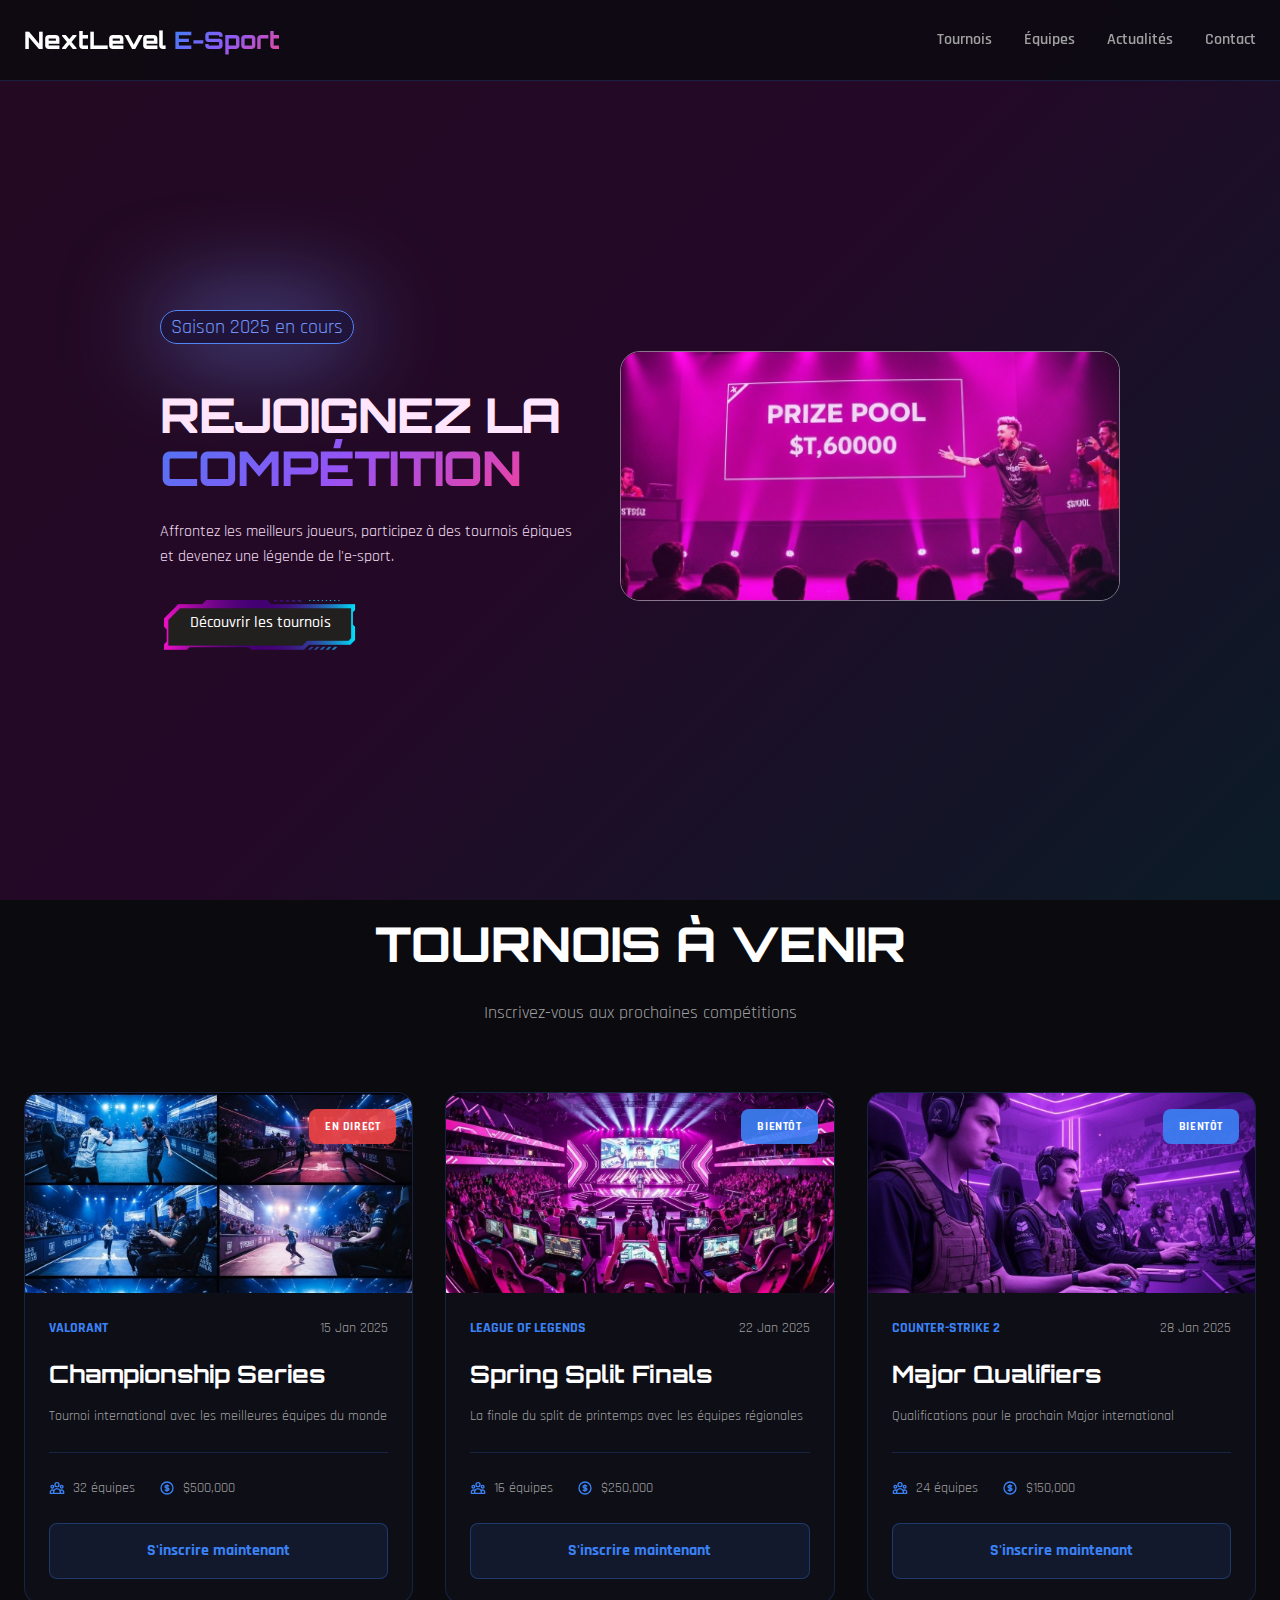
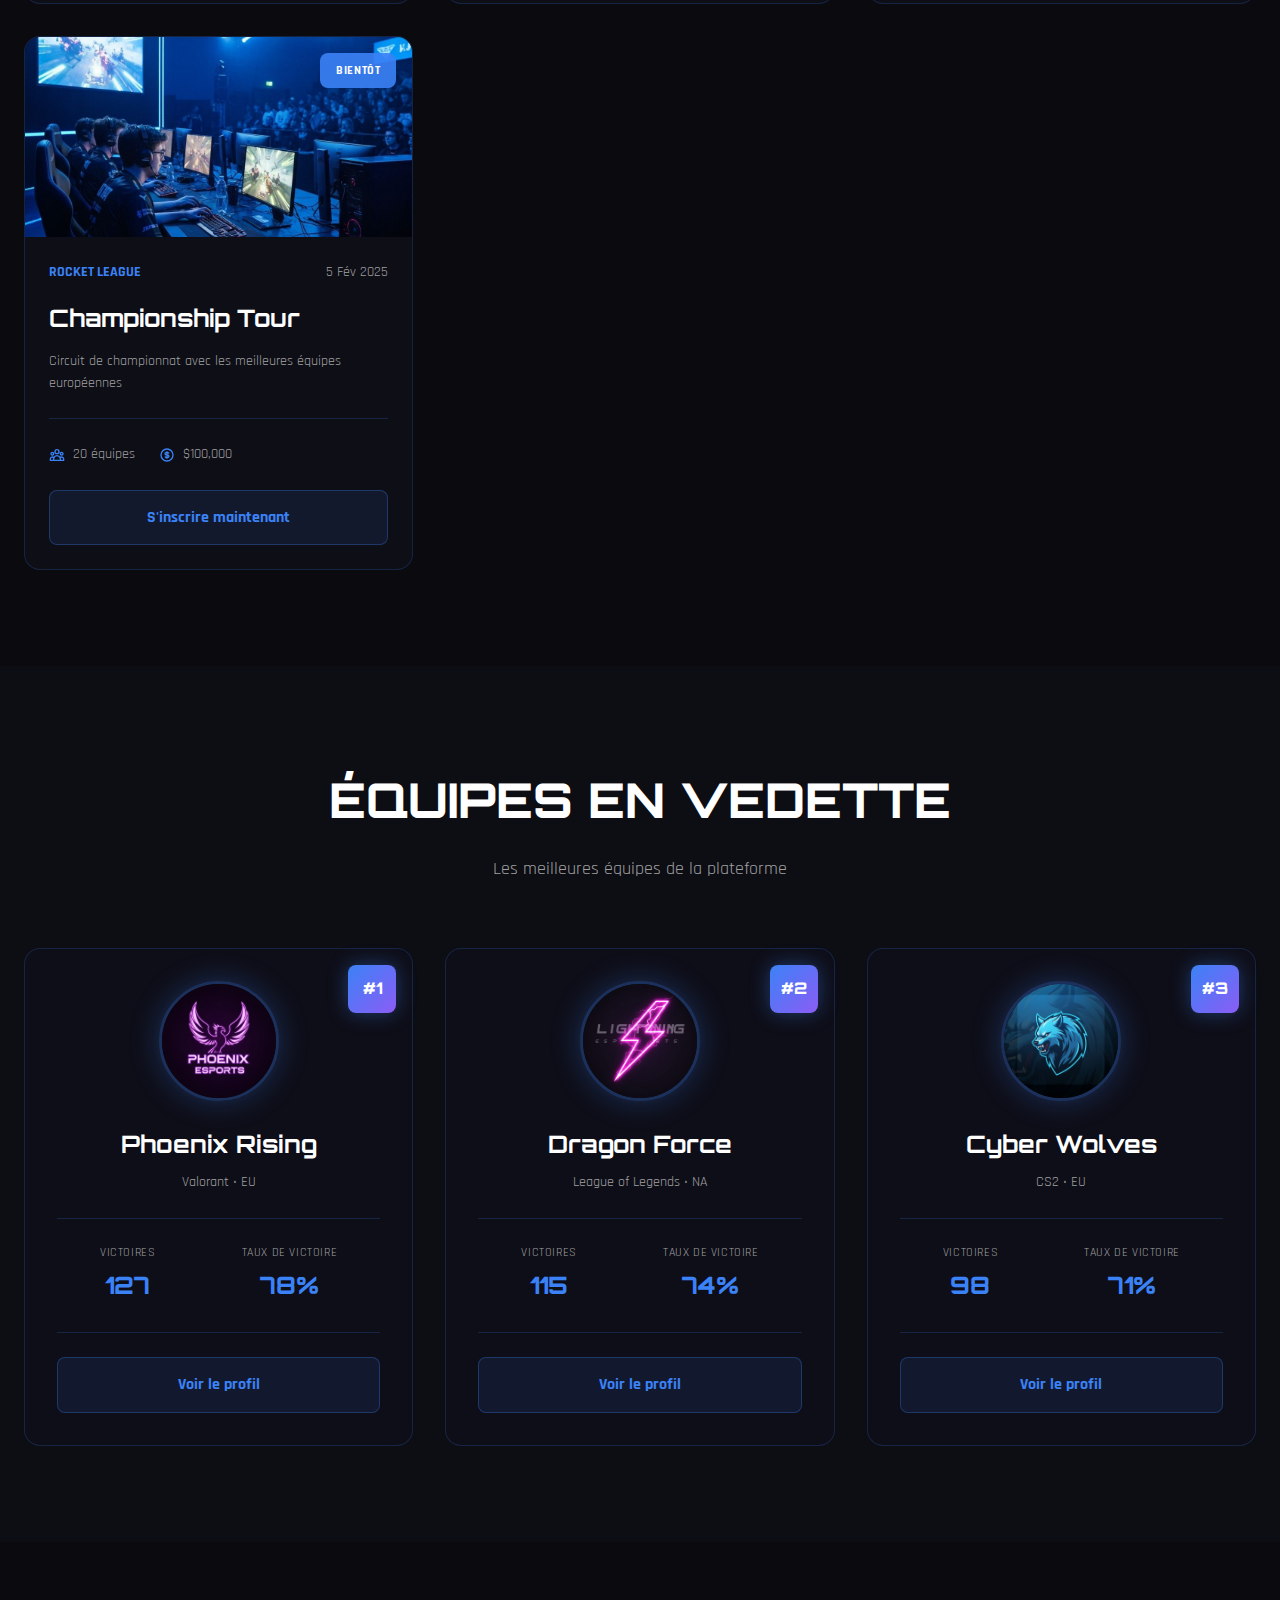
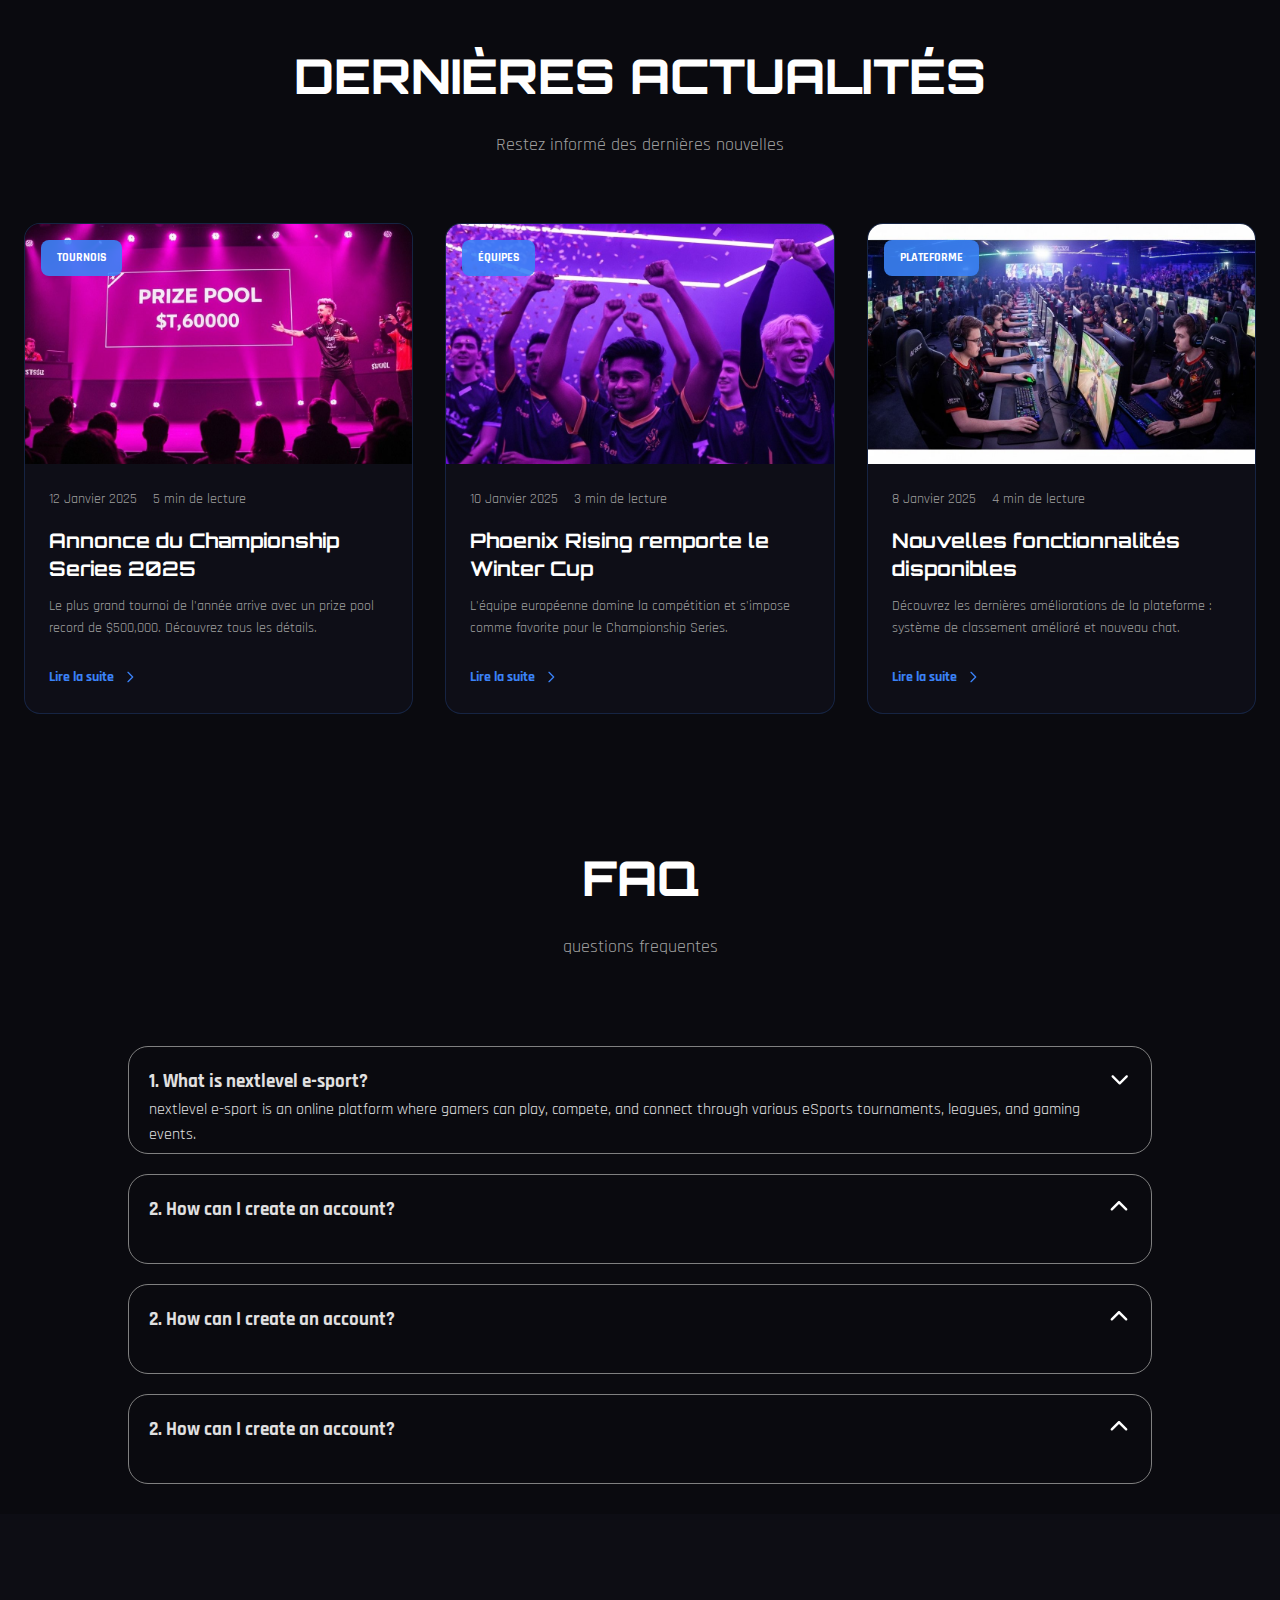
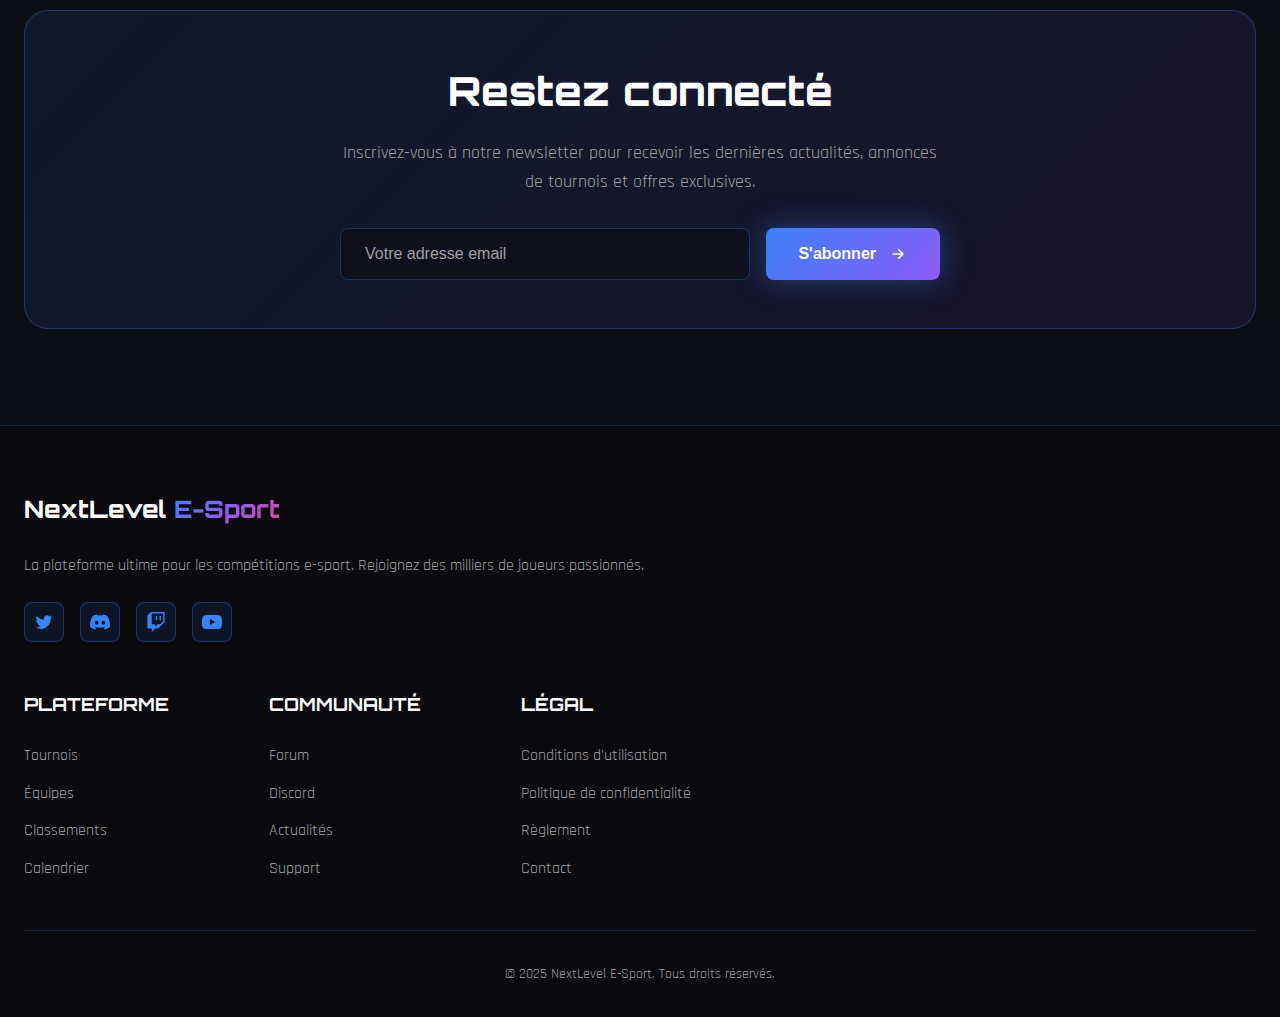
<file: index.html>
<!DOCTYPE html>
<html lang="fr">
  <head>
    <meta charset="UTF-8" />
    <meta name="viewport" content="width=device-width, initial-scale=1.0" />
    <title>NextLevel E-Sport - Rejoignez la compétition</title>
    <link rel="stylesheet" href="styles.css" />
    <link rel="preconnect" href="https://fonts.googleapis.com" />
    <link rel="preconnect" href="https://fonts.gstatic.com" crossorigin />
    <link
      href="https://fonts.googleapis.com/css2?family=Orbitron:wght@400;500;600;700;800;900&family=Rajdhani:wght@300;400;500;600;700&display=swap"
      rel="stylesheet"
    />
  </head>

  <body>
    <!-- Header  -->
    <header class="header">
      <div class="container">
        <div class="header-content">
          <div class="logo">
            <span class="logo-text">NextLevel</span>
            <span class="logo-accent">E-Sport</span>
          </div>
          <nav class="nav">
            <a href="#tournaments" class="nav-link">Tournois</a>
            <a href="#teams" class="nav-link">Équipes</a>
            <a href="#news" class="nav-link">Actualités</a>
            <a href="#contact" class="nav-link">Contact</a>
          </nav>
        </div>
      </div>
    </header>

    <!-- Hero Section  -->
    <!-- <section class="hero">
      <div class="hero-bg"></div>
      <div class="hero-overlay"></div>
      <div class="container hero-container">
        <div class="hero-content">
          <div class="hero-badge">
            <span class="badge-dot"></span>
            <span>Saison 2025 en cours</span>
          </div>
          <h1 class="hero-title">
            Rejoignez la<br />
            <span class="hero-title-gradient">Compétition</span>
          </h1>
          <p class="hero-description">
            Affrontez les meilleurs joueurs, participez à des tournois épiques
            et devenez une légende de l'e-sport.
          </p>
          <a href="#tournaments" class="hero-button">
            <span>Découvrir les tournois</span>
            <svg
              class="button-icon"
              fill="none"
              stroke="currentColor"
              viewBox="0 0 24 24"
            >
              <path
                stroke-linecap="round"
                stroke-linejoin="round"
                stroke-width="2"
                d="M13 7l5 5m0 0l-5 5m5-5H6"
              ></path>
            </svg>
          </a>
          <div class="hero-stats">
            <div class="stat-item">
              <div class="stat-value">50K+</div>
              <div class="stat-label">Joueurs actifs</div>
            </div>
            <div class="stat-divider"></div>
            <div class="stat-item">
              <div class="stat-value">200+</div>
              <div class="stat-label">Tournois</div>
            </div>
            <div class="stat-divider"></div>
            <div class="stat-item">
              <div class="stat-value">$2M+</div>
              <div class="stat-label">Prize Pool</div>
            </div>
          </div>
        </div>
        <aside class="image-side">
          <div class="card-image">
            <img
              src="./public/esport-prize-pool-announcement-with-pink-lights.jpg"
              alt=""
            />
          </div>
        </aside>
      </div>
    </section> -->

    <!--my hero section-->
    <section>
      <!-- <div class="hero-bg"></div> -->
      <div class="hero-overlay"></div>
      <div class="my-hero-content">
        <div class="left">
          <span class="badge">Saison 2025 en cours</span>
          <h1 class="big-text">
            Rejoignez la <br />
            <span class="comp"> Compétition</span>
          </h1>
          <p class="desc">
            Affrontez les meilleurs joueurs, participez à des tournois épiques
            et devenez une légende de l'e-sport. 
          </p>
          <a href="#tournaments" class="GOOGLE">Découvrir les tournois</a>
        </div>
        <div class="right">
          <div class="card">
            <img
              src="./public/esport-prize-pool-announcement-with-pink-lights.jpg"
              alt=""
            />
          </div>
        </div>
      </div>
      <div class="numbers"></div>
    </section>

    <!-- Tournaments Section  -->
    <section id="tournaments" class="section">
      <div class="container">
        <div class="section-header">
          <h2 class="section-title">Tournois à venir</h2>
          <p class="section-description">
            Inscrivez-vous aux prochaines compétitions
          </p>
        </div>
        <div class="tournaments-grid">
          <!-- Tournament Card 1  -->
          <div class="tournament-card">
            <div class="tournament-image">
              <img
                src="public/esport-championship-finals-highlights-with-blue-li.jpg"
                alt="Valorant Championship"
              />
              <div class="tournament-badge live">EN DIRECT</div>
            </div>
            <div class="tournament-content">
              <div class="tournament-meta">
                <span class="tournament-game">Valorant</span>
                <span class="tournament-date">15 Jan 2025</span>
              </div>
              <h3 class="tournament-title">Championship Series</h3>
              <p class="tournament-description">
                Tournoi international avec les meilleures équipes du monde
              </p>
              <div class="tournament-info">
                <div class="info-item">
                  <svg
                    class="info-icon"
                    fill="none"
                    stroke="currentColor"
                    viewBox="0 0 24 24"
                  >
                    <path
                      stroke-linecap="round"
                      stroke-linejoin="round"
                      stroke-width="2"
                      d="M17 20h5v-2a3 3 0 00-5.356-1.857M17 20H7m10 0v-2c0-.656-.126-1.283-.356-1.857M7 20H2v-2a3 3 0 015.356-1.857M7 20v-2c0-.656.126-1.283.356-1.857m0 0a5.002 5.002 0 019.288 0M15 7a3 3 0 11-6 0 3 3 0 016 0zm6 3a2 2 0 11-4 0 2 2 0 014 0zM7 10a2 2 0 11-4 0 2 2 0 014 0z"
                    ></path>
                  </svg>
                  <span>32 équipes</span>
                </div>
                <div class="info-item">
                  <svg
                    class="info-icon"
                    fill="none"
                    stroke="currentColor"
                    viewBox="0 0 24 24"
                  >
                    <path
                      stroke-linecap="round"
                      stroke-linejoin="round"
                      stroke-width="2"
                      d="M12 8c-1.657 0-3 .895-3 2s1.343 2 3 2 3 .895 3 2-1.343 2-3 2m0-8c1.11 0 2.08.402 2.599 1M12 8V7m0 1v8m0 0v1m0-1c-1.11 0-2.08-.402-2.599-1M21 12a9 9 0 11-18 0 9 9 0 0118 0z"
                    ></path>
                  </svg>
                  <span>$500,000</span>
                </div>
              </div>
              <a href="#" class="tournament-button">S'inscrire maintenant</a>
            </div>
          </div>

          <!-- Tournament Card 2  -->
          <div class="tournament-card">
            <div class="tournament-image">
              <img
                src="public/moba-esport-tournament-arena-with-pink-neon-lights.jpg"
                alt="League of Legends"
              />
              <div class="tournament-badge upcoming">BIENTÔT</div>
            </div>
            <div class="tournament-content">
              <div class="tournament-meta">
                <span class="tournament-game">League of Legends</span>
                <span class="tournament-date">22 Jan 2025</span>
              </div>
              <h3 class="tournament-title">Spring Split Finals</h3>
              <p class="tournament-description">
                La finale du split de printemps avec les équipes régionales
              </p>
              <div class="tournament-info">
                <div class="info-item">
                  <svg
                    class="info-icon"
                    fill="none"
                    stroke="currentColor"
                    viewBox="0 0 24 24"
                  >
                    <path
                      stroke-linecap="round"
                      stroke-linejoin="round"
                      stroke-width="2"
                      d="M17 20h5v-2a3 3 0 00-5.356-1.857M17 20H7m10 0v-2c0-.656-.126-1.283-.356-1.857M7 20H2v-2a3 3 0 015.356-1.857M7 20v-2c0-.656.126-1.283.356-1.857m0 0a5.002 5.002 0 019.288 0M15 7a3 3 0 11-6 0 3 3 0 016 0zm6 3a2 2 0 11-4 0 2 2 0 014 0zM7 10a2 2 0 11-4 0 2 2 0 014 0z"
                    ></path>
                  </svg>
                  <span>16 équipes</span>
                </div>
                <div class="info-item">
                  <svg
                    class="info-icon"
                    fill="none"
                    stroke="currentColor"
                    viewBox="0 0 24 24"
                  >
                    <path
                      stroke-linecap="round"
                      stroke-linejoin="round"
                      stroke-width="2"
                      d="M12 8c-1.657 0-3 .895-3 2s1.343 2 3 2 3 .895 3 2-1.343 2-3 2m0-8c1.11 0 2.08.402 2.599 1M12 8V7m0 1v8m0 0v1m0-1c-1.11 0-2.08-.402-2.599-1M21 12a9 9 0 11-18 0 9 9 0 0118 0z"
                    ></path>
                  </svg>
                  <span>$250,000</span>
                </div>
              </div>
              <a href="#" class="tournament-button">S'inscrire maintenant</a>
            </div>
          </div>

          <!-- Tournament Card 3  -->
          <div class="tournament-card">
            <div class="tournament-image">
              <img
                src="public/tactical-shooter-esport-tournament-with-purple-neo.jpg"
                alt="CS2"
              />
              <div class="tournament-badge upcoming">BIENTÔT</div>
            </div>
            <div class="tournament-content">
              <div class="tournament-meta">
                <span class="tournament-game">Counter-Strike 2</span>
                <span class="tournament-date">28 Jan 2025</span>
              </div>
              <h3 class="tournament-title">Major Qualifiers</h3>
              <p class="tournament-description">
                Qualifications pour le prochain Major international
              </p>
              <div class="tournament-info">
                <div class="info-item">
                  <svg
                    class="info-icon"
                    fill="none"
                    stroke="currentColor"
                    viewBox="0 0 24 24"
                  >
                    <path
                      stroke-linecap="round"
                      stroke-linejoin="round"
                      stroke-width="2"
                      d="M17 20h5v-2a3 3 0 00-5.356-1.857M17 20H7m10 0v-2c0-.656-.126-1.283-.356-1.857M7 20H2v-2a3 3 0 015.356-1.857M7 20v-2c0-.656.126-1.283.356-1.857m0 0a5.002 5.002 0 019.288 0M15 7a3 3 0 11-6 0 3 3 0 016 0zm6 3a2 2 0 11-4 0 2 2 0 014 0zM7 10a2 2 0 11-4 0 2 2 0 014 0z"
                    ></path>
                  </svg>
                  <span>24 équipes</span>
                </div>
                <div class="info-item">
                  <svg
                    class="info-icon"
                    fill="none"
                    stroke="currentColor"
                    viewBox="0 0 24 24"
                  >
                    <path
                      stroke-linecap="round"
                      stroke-linejoin="round"
                      stroke-width="2"
                      d="M12 8c-1.657 0-3 .895-3 2s1.343 2 3 2 3 .895 3 2-1.343 2-3 2m0-8c1.11 0 2.08.402 2.599 1M12 8V7m0 1v8m0 0v1m0-1c-1.11 0-2.08-.402-2.599-1M21 12a9 9 0 11-18 0 9 9 0 0118 0z"
                    ></path>
                  </svg>
                  <span>$150,000</span>
                </div>
              </div>
              <a href="#" class="tournament-button">S'inscrire maintenant</a>
            </div>
          </div>

          <!-- Tournament Card 4  -->
          <div class="tournament-card">
            <div class="tournament-image">
              <img
                src="public/esport-tournament-championship-with-neon-blue-ligh.jpg"
                alt="Rocket League"
              />
              <div class="tournament-badge upcoming">BIENTÔT</div>
            </div>
            <div class="tournament-content">
              <div class="tournament-meta">
                <span class="tournament-game">Rocket League</span>
                <span class="tournament-date">5 Fév 2025</span>
              </div>
              <h3 class="tournament-title">Championship Tour</h3>
              <p class="tournament-description">
                Circuit de championnat avec les meilleures équipes européennes
              </p>
              <div class="tournament-info">
                <div class="info-item">
                  <svg
                    class="info-icon"
                    fill="none"
                    stroke="currentColor"
                    viewBox="0 0 24 24"
                  >
                    <path
                      stroke-linecap="round"
                      stroke-linejoin="round"
                      stroke-width="2"
                      d="M17 20h5v-2a3 3 0 00-5.356-1.857M17 20H7m10 0v-2c0-.656-.126-1.283-.356-1.857M7 20H2v-2a3 3 0 015.356-1.857M7 20v-2c0-.656.126-1.283.356-1.857m0 0a5.002 5.002 0 019.288 0M15 7a3 3 0 11-6 0 3 3 0 016 0zm6 3a2 2 0 11-4 0 2 2 0 014 0zM7 10a2 2 0 11-4 0 2 2 0 014 0z"
                    ></path>
                  </svg>
                  <span>20 équipes</span>
                </div>
                <div class="info-item">
                  <svg
                    class="info-icon"
                    fill="none"
                    stroke="currentColor"
                    viewBox="0 0 24 24"
                  >
                    <path
                      stroke-linecap="round"
                      stroke-linejoin="round"
                      stroke-width="2"
                      d="M12 8c-1.657 0-3 .895-3 2s1.343 2 3 2 3 .895 3 2-1.343 2-3 2m0-8c1.11 0 2.08.402 2.599 1M12 8V7m0 1v8m0 0v1m0-1c-1.11 0-2.08-.402-2.599-1M21 12a9 9 0 11-18 0 9 9 0 0118 0z"
                    ></path>
                  </svg>
                  <span>$100,000</span>
                </div>
              </div>
              <a href="#" class="tournament-button">S'inscrire maintenant</a>
            </div>
          </div>
        </div>
      </div>
    </section>

    <!-- Teams Section  -->
    <section id="teams" class="section section-dark">
      <div class="container">
        <div class="section-header">
          <h2 class="section-title">Équipes en vedette</h2>
          <p class="section-description">
            Les meilleures équipes de la plateforme
          </p>
        </div>
        <div class="teams-grid">
          <!-- Team Card 1  -->
          <div class="team-card">
            <div class="team-rank">
              <span class="rank-number">#1</span>
            </div>
            <div class="team-logo">
              <img
                src="public/phoenix-esport-team-logo-with-purple-neon.jpg"
                alt="Phoenix Rising"
              />
            </div>
            <h3 class="team-name">Phoenix Rising</h3>
            <p class="team-game">Valorant • EU</p>
            <div class="team-stats">
              <div class="team-stat">
                <span class="stat-label">Victoires</span>
                <span class="stat-value">127</span>
              </div>
              <div class="team-stat">
                <span class="stat-label">Taux de victoire</span>
                <span class="stat-value">78%</span>
              </div>
            </div>
            <a href="#" class="team-button">Voir le profil</a>
          </div>

          <!-- Team Card 2  -->
          <div class="team-card">
            <div class="team-rank">
              <span class="rank-number">#2</span>
            </div>
            <div class="team-logo">
              <img
                src="public/lightning-esport-team-logo-with-pink-neon.jpg"
                alt="Dragon Force"
              />
            </div>
            <h3 class="team-name">Dragon Force</h3>
            <p class="team-game">League of Legends • NA</p>
            <div class="team-stats">
              <div class="team-stat">
                <span class="stat-label">Victoires</span>
                <span class="stat-value">115</span>
              </div>
              <div class="team-stat">
                <span class="stat-label">Taux de victoire</span>
                <span class="stat-value">74%</span>
              </div>
            </div>
            <a href="#" class="team-button">Voir le profil</a>
          </div>

          <!-- Team Card 3  -->
          <div class="team-card">
            <div class="team-rank">
              <span class="rank-number">#3</span>
            </div>
            <div class="team-logo">
              <img
                src="public/wolf-esport-team-logo-with-blue-neon.jpg"
                alt="Cyber Wolves"
              />
            </div>
            <h3 class="team-name">Cyber Wolves</h3>
            <p class="team-game">CS2 • EU</p>
            <div class="team-stats">
              <div class="team-stat">
                <span class="stat-label">Victoires</span>
                <span class="stat-value">98</span>
              </div>
              <div class="team-stat">
                <span class="stat-label">Taux de victoire</span>
                <span class="stat-value">71%</span>
              </div>
            </div>
            <a href="#" class="team-button">Voir le profil</a>
          </div>
        </div>
      </div>
    </section>

    <!-- News Section  -->
    <section id="news" class="section">
      <div class="container">
        <div class="section-header">
          <h2 class="section-title">Dernières actualités</h2>
          <p class="section-description">
            Restez informé des dernières nouvelles
          </p>
        </div>
        <div class="news-grid">
          <!-- News Card 1  -->
          <div class="news-card">
            <div class="news-image">
              <img
                src="public/esport-prize-pool-announcement-with-pink-lights.jpg"
                alt="Nouveau tournoi"
              />
              <div class="news-category">Tournois</div>
            </div>
            <div class="news-content">
              <div class="news-meta">
                <span class="news-date">12 Janvier 2025</span>
                <span class="news-read-time">5 min de lecture</span>
              </div>
              <h3 class="news-title">Annonce du Championship Series 2025</h3>
              <p class="news-excerpt">
                Le plus grand tournoi de l'année arrive avec un prize pool
                record de $500,000. Découvrez tous les détails.
              </p>
              <a href="#" class="news-link">
                <span>Lire la suite</span>
                <svg
                  class="link-icon"
                  fill="none"
                  stroke="currentColor"
                  viewBox="0 0 24 24"
                >
                  <path
                    stroke-linecap="round"
                    stroke-linejoin="round"
                    stroke-width="2"
                    d="M9 5l7 7-7 7"
                  ></path>
                </svg>
              </a>
            </div>
          </div>

          <!-- News Card 2  -->
          <div class="news-card">
            <div class="news-image">
              <img
                src="public/esport-team-celebration-with-purple-neon.jpg"
                alt="Phoenix Rising"
              />
              <div class="news-category">Équipes</div>
            </div>
            <div class="news-content">
              <div class="news-meta">
                <span class="news-date">10 Janvier 2025</span>
                <span class="news-read-time">3 min de lecture</span>
              </div>
              <h3 class="news-title">Phoenix Rising remporte le Winter Cup</h3>
              <p class="news-excerpt">
                L'équipe européenne domine la compétition et s'impose comme
                favorite pour le Championship Series.
              </p>
              <a href="#" class="news-link">
                <span>Lire la suite</span>
                <svg
                  class="link-icon"
                  fill="none"
                  stroke="currentColor"
                  viewBox="0 0 24 24"
                >
                  <path
                    stroke-linecap="round"
                    stroke-linejoin="round"
                    stroke-width="2"
                    d="M9 5l7 7-7 7"
                  ></path>
                </svg>
              </a>
            </div>
          </div>

          <!-- News Card 3  -->
          <div class="news-card">
            <div class="news-image">
              <img
                src="public/esport-gaming-arena-with-neon-lights-and-competiti.jpg"
                alt="Mise à jour"
              />
              <div class="news-category">Plateforme</div>
            </div>
            <div class="news-content">
              <div class="news-meta">
                <span class="news-date">8 Janvier 2025</span>
                <span class="news-read-time">4 min de lecture</span>
              </div>
              <h3 class="news-title">Nouvelles fonctionnalités disponibles</h3>
              <p class="news-excerpt">
                Découvrez les dernières améliorations de la plateforme : système
                de classement amélioré et nouveau chat.
              </p>
              <a href="#" class="news-link">
                <span>Lire la suite</span>
                <svg
                  class="link-icon"
                  fill="none"
                  stroke="currentColor"
                  viewBox="0 0 24 24"
                >
                  <path
                    stroke-linecap="round"
                    stroke-linejoin="round"
                    stroke-width="2"
                    d="M9 5l7 7-7 7"
                  ></path>
                </svg>
              </a>
            </div>
          </div>
        </div>
      </div>
    </section>

    <!-- FAQ -->
    <section class="faq">
      <div class="section-header">
          <h2 class="section-title">FAQ</h2>
          <p class="section-description">
            questions frequentes
          </p>
        </div>
      <div class="q">
        <div class="q-left">
          <h3>1. What is nextlevel e-sport?</h3>
          <p>
            nextlevel e-sport is an online platform where gamers can play,
            compete, and connect through various eSports tournaments, leagues,
            and gaming events.
          </p>
        </div>
        <div class="q-right">
          <svg xmlns="http://www.w3.org/2000/svg" viewBox="0 0 640 640">
            <!--!Font Awesome Free v7.1.0 by @fontawesome - https://fontawesome.com License - https://fontawesome.com/license/free Copyright 2025 Fonticons, Inc.-->
            <path
              fill="#ffffff"
              d="M297.4 470.6C309.9 483.1 330.2 483.1 342.7 470.6L534.7 278.6C547.2 266.1 547.2 245.8 534.7 233.3C522.2 220.8 501.9 220.8 489.4 233.3L320 402.7L150.6 233.4C138.1 220.9 117.8 220.9 105.3 233.4C92.8 245.9 92.8 266.2 105.3 278.7L297.3 470.7z"
            />
          </svg>
        </div>
      </div>
      <div class="q v">
        <div class="q-left">
          <h3>2. How can I create an account?</h3>
        </div>
        <div class="q-right">
          <svg xmlns="http://www.w3.org/2000/svg" viewBox="0 0 640 640">
            <!--!Font Awesome Free v7.1.0 by @fontawesome - https://fontawesome.com License - https://fontawesome.com/license/free Copyright 2025 Fonticons, Inc.-->
            <path
              fill="#ffffff"
              d="M297.4 169.4C309.9 156.9 330.2 156.9 342.7 169.4L534.7 361.4C547.2 373.9 547.2 394.2 534.7 406.7C522.2 419.2 501.9 419.2 489.4 406.7L320 237.3L150.6 406.6C138.1 419.1 117.8 419.1 105.3 406.6C92.8 394.1 92.8 373.8 105.3 361.3L297.3 169.3z"
            />
          </svg>
        </div>
      </div>
      <div class="q v">
        <div class="q-left">
          <h3>2. How can I create an account?</h3>
        </div>
        <div class="q-right">
          <svg xmlns="http://www.w3.org/2000/svg" viewBox="0 0 640 640">
            <!--!Font Awesome Free v7.1.0 by @fontawesome - https://fontawesome.com License - https://fontawesome.com/license/free Copyright 2025 Fonticons, Inc.-->
            <path
              fill="#ffffff"
              d="M297.4 169.4C309.9 156.9 330.2 156.9 342.7 169.4L534.7 361.4C547.2 373.9 547.2 394.2 534.7 406.7C522.2 419.2 501.9 419.2 489.4 406.7L320 237.3L150.6 406.6C138.1 419.1 117.8 419.1 105.3 406.6C92.8 394.1 92.8 373.8 105.3 361.3L297.3 169.3z"
            />
          </svg>
        </div>
      </div>
      <div class="q v">
        <div class="q-left">
          <h3>2. How can I create an account?</h3>
        </div>
        <div class="q-right">
          <svg xmlns="http://www.w3.org/2000/svg" viewBox="0 0 640 640">
            <!--!Font Awesome Free v7.1.0 by @fontawesome - https://fontawesome.com License - https://fontawesome.com/license/free Copyright 2025 Fonticons, Inc.-->
            <path
              fill="#ffffff"
              d="M297.4 169.4C309.9 156.9 330.2 156.9 342.7 169.4L534.7 361.4C547.2 373.9 547.2 394.2 534.7 406.7C522.2 419.2 501.9 419.2 489.4 406.7L320 237.3L150.6 406.6C138.1 419.1 117.8 419.1 105.3 406.6C92.8 394.1 92.8 373.8 105.3 361.3L297.3 169.3z"
            />
          </svg>
        </div>
      </div>
    </section>

    <!-- Newsletter Section  -->
    <section class="newsletter-section">
      <div class="container">
        <div class="newsletter-card">
          <div class="newsletter-content">
            <h2 class="newsletter-title">Restez connecté</h2>
            <p class="newsletter-description">
              Inscrivez-vous à notre newsletter pour recevoir les dernières
              actualités, annonces de tournois et offres exclusives.
            </p>
          </div>
          <form class="newsletter-form">
            <input
              type="email"
              placeholder="Votre adresse email"
              class="newsletter-input"
              required
            />
            <button type="submit" class="newsletter-button">
              <span>S'abonner</span>
              <svg
                class="button-icon"
                fill="none"
                stroke="currentColor"
                viewBox="0 0 24 24"
              >
                <path
                  stroke-linecap="round"
                  stroke-linejoin="round"
                  stroke-width="2"
                  d="M13 7l5 5m0 0l-5 5m5-5H6"
                ></path>
              </svg>
            </button>
          </form>
        </div>
      </div>
    </section>

    <!-- Footer  -->
    <footer id="contact" class="footer">
      <div class="container">
        <div class="footer-content">
          <div class="footer-brand">
            <div class="logo">
              <span class="logo-text">NextLevel</span>
              <span class="logo-accent">E-Sport</span>
            </div>
            <p class="footer-tagline">
              La plateforme ultime pour les compétitions e-sport. Rejoignez des
              milliers de joueurs passionnés.
            </p>
            <div class="social-links">
              <a href="#" class="social-link" aria-label="Twitter">
                <svg fill="currentColor" viewBox="0 0 24 24">
                  <path
                    d="M8.29 20.251c7.547 0 11.675-6.253 11.675-11.675 0-.178 0-.355-.012-.53A8.348 8.348 0 0022 5.92a8.19 8.19 0 01-2.357.646 4.118 4.118 0 001.804-2.27 8.224 8.224 0 01-2.605.996 4.107 4.107 0 00-6.993 3.743 11.65 11.65 0 01-8.457-4.287 4.106 4.106 0 001.27 5.477A4.072 4.072 0 012.8 9.713v.052a4.105 4.105 0 003.292 4.022 4.095 4.095 0 01-1.853.07 4.108 4.108 0 003.834 2.85A8.233 8.233 0 012 18.407a11.616 11.616 0 006.29 1.84"
                  ></path>
                </svg>
              </a>
              <a href="#" class="social-link" aria-label="Discord">
                <svg fill="currentColor" viewBox="0 0 24 24">
                  <path
                    d="M20.317 4.37a19.791 19.791 0 00-4.885-1.515.074.074 0 00-.079.037c-.21.375-.444.864-.608 1.25a18.27 18.27 0 00-5.487 0 12.64 12.64 0 00-.617-1.25.077.077 0 00-.079-.037A19.736 19.736 0 003.677 4.37a.07.07 0 00-.032.027C.533 9.046-.32 13.58.099 18.057a.082.082 0 00.031.057 19.9 19.9 0 005.993 3.03.078.078 0 00.084-.028c.462-.63.874-1.295 1.226-1.994a.076.076 0 00-.041-.106 13.107 13.107 0 01-1.872-.892.077.077 0 01-.008-.128 10.2 10.2 0 00.372-.292.074.074 0 01.077-.01c3.928 1.793 8.18 1.793 12.062 0a.074.074 0 01.078.01c.12.098.246.198.373.292a.077.077 0 01-.006.127 12.299 12.299 0 01-1.873.892.077.077 0 00-.041.107c.36.698.772 1.362 1.225 1.993a.076.076 0 00.084.028 19.839 19.839 0 006.002-3.03.077.077 0 00.032-.054c.5-5.177-.838-9.674-3.549-13.66a.061.061 0 00-.031-.03zM8.02 15.33c-1.183 0-2.157-1.085-2.157-2.419 0-1.333.956-2.419 2.157-2.419 1.21 0 2.176 1.096 2.157 2.42 0 1.333-.956 2.418-2.157 2.418zm7.975 0c-1.183 0-2.157-1.085-2.157-2.419 0-1.333.955-2.419 2.157-2.419 1.21 0 2.176 1.096 2.157 2.42 0 1.333-.946 2.418-2.157 2.418z"
                  ></path>
                </svg>
              </a>
              <a href="#" class="social-link" aria-label="Twitch">
                <svg fill="currentColor" viewBox="0 0 24 24">
                  <path
                    d="M11.571 4.714h1.715v5.143H11.57zm4.715 0H18v5.143h-1.714zM6 0L1.714 4.286v15.428h5.143V24l4.286-4.286h3.428L22.286 12V0zm14.571 11.143l-3.428 3.428h-3.429l-3 3v-3H6.857V1.714h13.714Z"
                  ></path>
                </svg>
              </a>
              <a href="#" class="social-link" aria-label="YouTube">
                <svg fill="currentColor" viewBox="0 0 24 24">
                  <path
                    d="M23.498 6.186a3.016 3.016 0 0 0-2.122-2.136C19.505 3.545 12 3.545 12 3.545s-7.505 0-9.377.505A3.017 3.017 0 0 0 .502 6.186C0 8.07 0 12 0 12s0 3.93.502 5.814a3.016 3.016 0 0 0 2.122 2.136c1.871.505 9.376.505 9.376.505s7.505 0 9.377-.505a3.015 3.015 0 0 0 2.122-2.136C24 15.93 24 12 24 12s0-3.93-.502-5.814zM9.545 15.568V8.432L15.818 12l-6.273 3.568z"
                  ></path>
                </svg>
              </a>
            </div>
          </div>
          <div class="footer-links">
            <div class="footer-column">
              <h3 class="footer-heading">Plateforme</h3>
              <ul class="footer-list">
                <li><a href="#tournaments" class="footer-link">Tournois</a></li>
                <li><a href="#teams" class="footer-link">Équipes</a></li>
                <li><a href="#" class="footer-link">Classements</a></li>
                <li><a href="#" class="footer-link">Calendrier</a></li>
              </ul>
            </div>
            <div class="footer-column">
              <h3 class="footer-heading">Communauté</h3>
              <ul class="footer-list">
                <li><a href="#" class="footer-link">Forum</a></li>
                <li><a href="#" class="footer-link">Discord</a></li>
                <li><a href="#news" class="footer-link">Actualités</a></li>
                <li><a href="#" class="footer-link">Support</a></li>
              </ul>
            </div>
            <div class="footer-column">
              <h3 class="footer-heading">Légal</h3>
              <ul class="footer-list">
                <li>
                  <a href="#" class="footer-link">Conditions d'utilisation</a>
                </li>
                <li>
                  <a href="#" class="footer-link"
                    >Politique de confidentialité</a
                  >
                </li>
                <li><a href="#" class="footer-link">Règlement</a></li>
                <li><a href="#" class="footer-link">Contact</a></li>
              </ul>
            </div>
          </div>
        </div>
        <div class="footer-bottom">
          <p class="footer-copyright">
            © 2025 NextLevel E-Sport. Tous droits réservés.
          </p>
        </div>
      </div>
    </footer>
  </body>
</html>
</file>
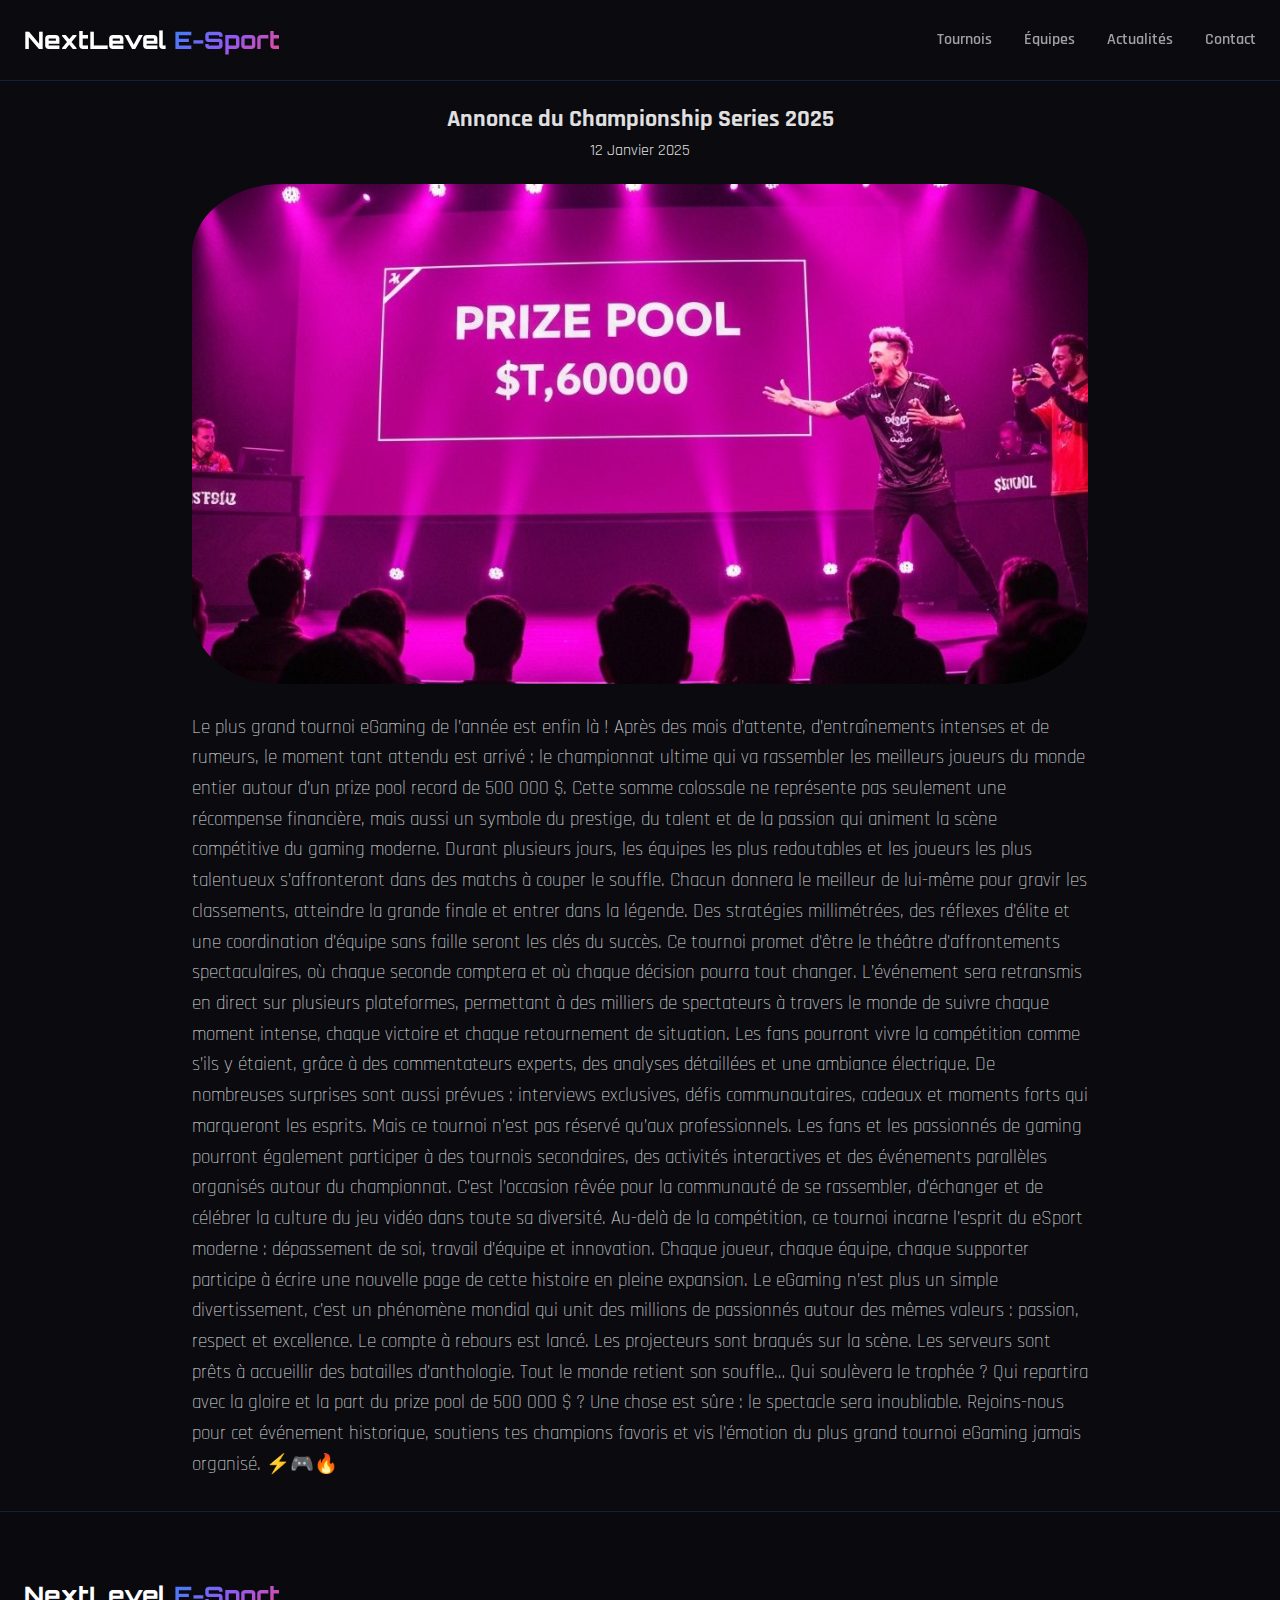
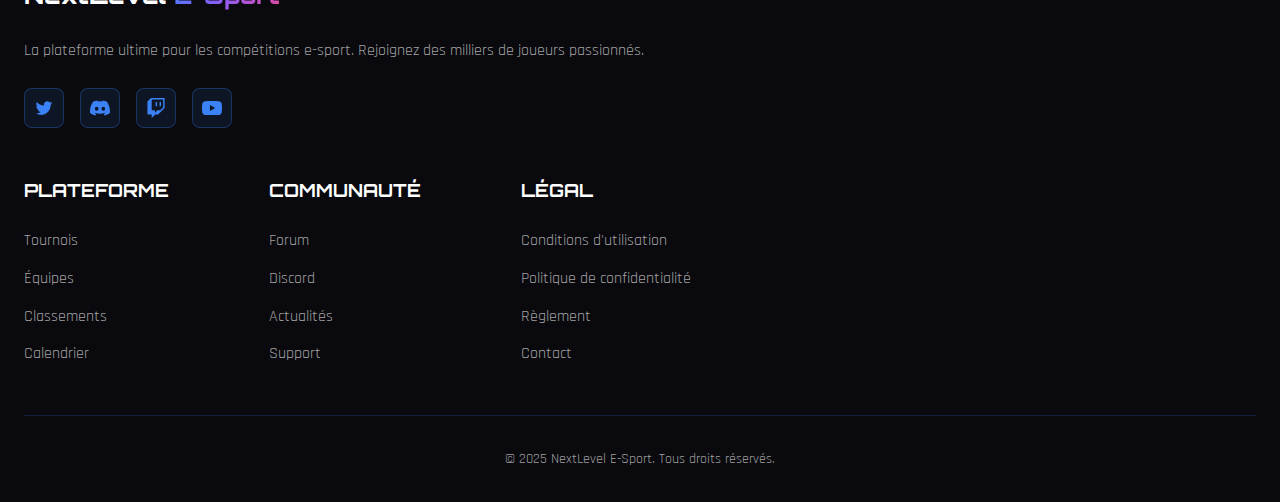
<file: actu.html>
<!DOCTYPE html>
<html lang="en">

<head>
    <meta charset="UTF-8">
    <meta name="viewport" content="width=device-width, initial-scale=1.0">
    <title>actu</title>
    <link rel="stylesheet" href="styles.css" />
    <link rel="preconnect" href="https://fonts.googleapis.com" />
    <link rel="preconnect" href="https://fonts.gstatic.com" crossorigin />
    <link
        href="https://fonts.googleapis.com/css2?family=Orbitron:wght@400;500;600;700;800;900&family=Rajdhani:wght@300;400;500;600;700&display=swap"
        rel="stylesheet" />
</head>

<body>
    <!-- Header  -->
    <header class="header">
        <div class="container">
            <div class="header-content">
                <div class="logo">
                    <a href="/index.html" style="text-decoration: none;">
                        <span class="logo-text">NextLevel</span>
                        <span class="logo-accent">E-Sport</span>
                    </a>

                </div>
                <nav class="nav">
                    <a href="/#tournaments" class="nav-link">Tournois</a>
                    <a href="/#teams" class="nav-link">Équipes</a>
                    <a href="/#news" class="nav-link">Actualités</a>
                    <a href="/#contact" class="nav-link">Contact</a>
                </nav>
            </div>
        </div>
    </header>


    <div class="content-actu">
        <div class="content-actu-head">
            <h2>Annonce du Championship Series 2025</h1>
                <span>12 Janvier 2025</span>
        </div>
        <div class="content-actu-img">
            <img src="./public/esport-prize-pool-announcement-with-pink-lights.jpg" alt="">
        </div>
        <div class="content-actu-text">
            <p>Le plus grand tournoi eGaming de l’année est enfin là !
                Après des mois d’attente, d’entraînements intenses et de rumeurs, le moment tant attendu est arrivé : le
                championnat ultime qui va rassembler les meilleurs joueurs du monde entier autour d’un prize pool record
                de 500 000 $. Cette somme colossale ne représente pas seulement une récompense financière, mais aussi un
                symbole du prestige, du talent et de la passion qui animent la scène compétitive du gaming moderne.

                Durant plusieurs jours, les équipes les plus redoutables et les joueurs les plus talentueux
                s’affronteront dans des matchs à couper le souffle. Chacun donnera le meilleur de lui-même pour gravir
                les classements, atteindre la grande finale et entrer dans la légende. Des stratégies millimétrées, des
                réflexes d’élite et une coordination d’équipe sans faille seront les clés du succès. Ce tournoi promet
                d’être le théâtre d’affrontements spectaculaires, où chaque seconde comptera et où chaque décision
                pourra tout changer.

                L’événement sera retransmis en direct sur plusieurs plateformes, permettant à des milliers de
                spectateurs à travers le monde de suivre chaque moment intense, chaque victoire et chaque retournement
                de situation. Les fans pourront vivre la compétition comme s’ils y étaient, grâce à des commentateurs
                experts, des analyses détaillées et une ambiance électrique. De nombreuses surprises sont aussi prévues
                : interviews exclusives, défis communautaires, cadeaux et moments forts qui marqueront les esprits.

                Mais ce tournoi n’est pas réservé qu’aux professionnels. Les fans et les passionnés de gaming pourront
                également participer à des tournois secondaires, des activités interactives et des événements parallèles
                organisés autour du championnat. C’est l’occasion rêvée pour la communauté de se rassembler, d’échanger
                et de célébrer la culture du jeu vidéo dans toute sa diversité.

                Au-delà de la compétition, ce tournoi incarne l’esprit du eSport moderne : dépassement de soi, travail
                d’équipe et innovation. Chaque joueur, chaque équipe, chaque supporter participe à écrire une nouvelle
                page de cette histoire en pleine expansion. Le eGaming n’est plus un simple divertissement, c’est un
                phénomène mondial qui unit des millions de passionnés autour des mêmes valeurs : passion, respect et
                excellence.

                Le compte à rebours est lancé. Les projecteurs sont braqués sur la scène. Les serveurs sont prêts à
                accueillir des batailles d’anthologie. Tout le monde retient son souffle… Qui soulèvera le trophée ? Qui
                repartira avec la gloire et la part du prize pool de 500 000 $ ?
                Une chose est sûre : le spectacle sera inoubliable.

                Rejoins-nous pour cet événement historique, soutiens tes champions favoris et vis l’émotion du plus
                grand tournoi eGaming jamais organisé. ⚡🎮🔥</p>
        </div>
    </div>


    <!-- Footer  -->
    <footer id="contact" class="footer">
        <div class="container">
            <div class="footer-content">
                <div class="footer-brand">
                    <div class="logo">
                        <span class="logo-text">NextLevel</span>
                        <span class="logo-accent">E-Sport</span>
                    </div>
                    <p class="footer-tagline">
                        La plateforme ultime pour les compétitions e-sport. Rejoignez des
                        milliers de joueurs passionnés.
                    </p>
                    <div class="social-links">
                        <a href="#" class="social-link" aria-label="Twitter">
                            <svg fill="currentColor" viewBox="0 0 24 24">
                                <path
                                    d="M8.29 20.251c7.547 0 11.675-6.253 11.675-11.675 0-.178 0-.355-.012-.53A8.348 8.348 0 0022 5.92a8.19 8.19 0 01-2.357.646 4.118 4.118 0 001.804-2.27 8.224 8.224 0 01-2.605.996 4.107 4.107 0 00-6.993 3.743 11.65 11.65 0 01-8.457-4.287 4.106 4.106 0 001.27 5.477A4.072 4.072 0 012.8 9.713v.052a4.105 4.105 0 003.292 4.022 4.095 4.095 0 01-1.853.07 4.108 4.108 0 003.834 2.85A8.233 8.233 0 012 18.407a11.616 11.616 0 006.29 1.84">
                                </path>
                            </svg>
                        </a>
                        <a href="#" class="social-link" aria-label="Discord">
                            <svg fill="currentColor" viewBox="0 0 24 24">
                                <path
                                    d="M20.317 4.37a19.791 19.791 0 00-4.885-1.515.074.074 0 00-.079.037c-.21.375-.444.864-.608 1.25a18.27 18.27 0 00-5.487 0 12.64 12.64 0 00-.617-1.25.077.077 0 00-.079-.037A19.736 19.736 0 003.677 4.37a.07.07 0 00-.032.027C.533 9.046-.32 13.58.099 18.057a.082.082 0 00.031.057 19.9 19.9 0 005.993 3.03.078.078 0 00.084-.028c.462-.63.874-1.295 1.226-1.994a.076.076 0 00-.041-.106 13.107 13.107 0 01-1.872-.892.077.077 0 01-.008-.128 10.2 10.2 0 00.372-.292.074.074 0 01.077-.01c3.928 1.793 8.18 1.793 12.062 0a.074.074 0 01.078.01c.12.098.246.198.373.292a.077.077 0 01-.006.127 12.299 12.299 0 01-1.873.892.077.077 0 00-.041.107c.36.698.772 1.362 1.225 1.993a.076.076 0 00.084.028 19.839 19.839 0 006.002-3.03.077.077 0 00.032-.054c.5-5.177-.838-9.674-3.549-13.66a.061.061 0 00-.031-.03zM8.02 15.33c-1.183 0-2.157-1.085-2.157-2.419 0-1.333.956-2.419 2.157-2.419 1.21 0 2.176 1.096 2.157 2.42 0 1.333-.956 2.418-2.157 2.418zm7.975 0c-1.183 0-2.157-1.085-2.157-2.419 0-1.333.955-2.419 2.157-2.419 1.21 0 2.176 1.096 2.157 2.42 0 1.333-.946 2.418-2.157 2.418z">
                                </path>
                            </svg>
                        </a>
                        <a href="#" class="social-link" aria-label="Twitch">
                            <svg fill="currentColor" viewBox="0 0 24 24">
                                <path
                                    d="M11.571 4.714h1.715v5.143H11.57zm4.715 0H18v5.143h-1.714zM6 0L1.714 4.286v15.428h5.143V24l4.286-4.286h3.428L22.286 12V0zm14.571 11.143l-3.428 3.428h-3.429l-3 3v-3H6.857V1.714h13.714Z">
                                </path>
                            </svg>
                        </a>
                        <a href="#" class="social-link" aria-label="YouTube">
                            <svg fill="currentColor" viewBox="0 0 24 24">
                                <path
                                    d="M23.498 6.186a3.016 3.016 0 0 0-2.122-2.136C19.505 3.545 12 3.545 12 3.545s-7.505 0-9.377.505A3.017 3.017 0 0 0 .502 6.186C0 8.07 0 12 0 12s0 3.93.502 5.814a3.016 3.016 0 0 0 2.122 2.136c1.871.505 9.376.505 9.376.505s7.505 0 9.377-.505a3.015 3.015 0 0 0 2.122-2.136C24 15.93 24 12 24 12s0-3.93-.502-5.814zM9.545 15.568V8.432L15.818 12l-6.273 3.568z">
                                </path>
                            </svg>
                        </a>
                    </div>
                </div>
                <div class="footer-links">
                    <div class="footer-column">
                        <h3 class="footer-heading">Plateforme</h3>
                        <ul class="footer-list">
                            <li><a href="#tournaments" class="footer-link">Tournois</a></li>
                            <li><a href="#teams" class="footer-link">Équipes</a></li>
                            <li><a href="#" class="footer-link">Classements</a></li>
                            <li><a href="#" class="footer-link">Calendrier</a></li>
                        </ul>
                    </div>
                    <div class="footer-column">
                        <h3 class="footer-heading">Communauté</h3>
                        <ul class="footer-list">
                            <li><a href="#" class="footer-link">Forum</a></li>
                            <li><a href="#" class="footer-link">Discord</a></li>
                            <li><a href="#news" class="footer-link">Actualités</a></li>
                            <li><a href="#" class="footer-link">Support</a></li>
                        </ul>
                    </div>
                    <div class="footer-column">
                        <h3 class="footer-heading">Légal</h3>
                        <ul class="footer-list">
                            <li>
                                <a href="#" class="footer-link">Conditions d'utilisation</a>
                            </li>
                            <li>
                                <a href="#" class="footer-link">Politique de confidentialité</a>
                            </li>
                            <li><a href="#" class="footer-link">Règlement</a></li>
                            <li><a href="#" class="footer-link">Contact</a></li>
                        </ul>
                    </div>
                </div>
            </div>
            <div class="footer-bottom">
                <p class="footer-copyright">
                    © 2025 NextLevel E-Sport. Tous droits réservés.
                </p>
            </div>
        </div>
    </footer>
</body>

</html>
</file>
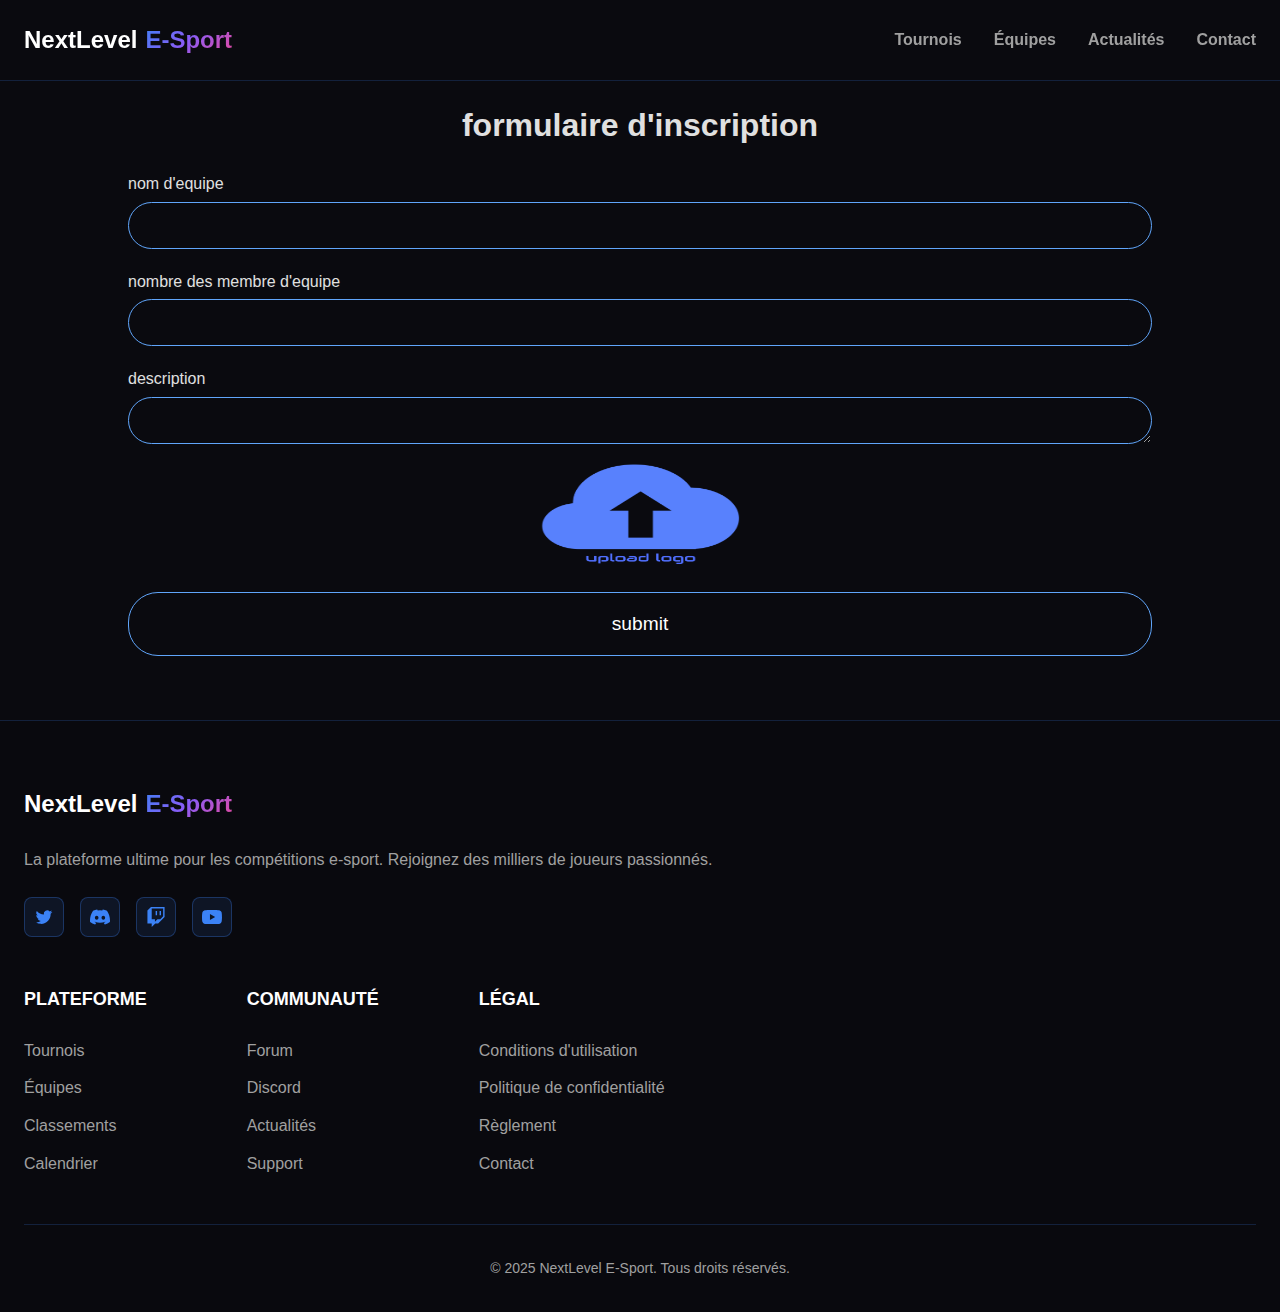
<file: inscription_tournois.html>
<!DOCTYPE html>
<html lang="en">

<head>
  <meta charset="UTF-8">
  <meta name="viewport" content="width=device-width, initial-scale=1.0">
  <title>Document</title>
  <link rel="stylesheet" href="styles.css">
</head>

<body>
  <!-- Header  -->
  <header class="header">
    <div class="container">
      <div class="header-content">
        <div class="logo">
          <span class="logo-text">NextLevel</span>
          <span class="logo-accent">E-Sport</span>
        </div>
        <nav class="nav">
          <a href="#tournaments" class="nav-link">Tournois</a>
          <a href="#teams" class="nav-link">Équipes</a>
          <a href="#news" class="nav-link">Actualités</a>
          <a href="#contact" class="nav-link">Contact</a>
        </nav>
      </div>
    </div>
  </header>
  <!-- inscription form -->
  <main class="ins-form">
    <h1>formulaire d'inscription</h1>
    <div class="">
      <label for="">nom d'equipe</label>
      <input type="text" class="inpt">
    </div>
    <div>
      <label for="">nombre des membre d'equipe</label>
      <input type="number" name="" id="" class="inpt">
    </div>
    <div>
      <label for="">description</label>
      <textarea name="" id="" class="inpt" rows="1"></textarea>
    </div>
    <div class="uplaod">
      <label for="file-apload" style="text-align: center;">
        <img src="./public/upload.png" alt="" style="width: 200px; height: 100px;">
      </label>
      <input type="file" id="file-apload" hidden>
    </div>
    <button type="submit" id="ins-submit">submit</button>
  </main>

  <!-- Footer  -->
  <footer id="contact" class="footer">
    <div class="container">
      <div class="footer-content">
        <div class="footer-brand">
          <div class="logo">
            <span class="logo-text">NextLevel</span>
            <span class="logo-accent">E-Sport</span>
          </div>
          <p class="footer-tagline">
            La plateforme ultime pour les compétitions e-sport. Rejoignez des
            milliers de joueurs passionnés.
          </p>
          <div class="social-links">
            <a href="#" class="social-link" aria-label="Twitter">
              <svg fill="currentColor" viewBox="0 0 24 24">
                <path
                  d="M8.29 20.251c7.547 0 11.675-6.253 11.675-11.675 0-.178 0-.355-.012-.53A8.348 8.348 0 0022 5.92a8.19 8.19 0 01-2.357.646 4.118 4.118 0 001.804-2.27 8.224 8.224 0 01-2.605.996 4.107 4.107 0 00-6.993 3.743 11.65 11.65 0 01-8.457-4.287 4.106 4.106 0 001.27 5.477A4.072 4.072 0 012.8 9.713v.052a4.105 4.105 0 003.292 4.022 4.095 4.095 0 01-1.853.07 4.108 4.108 0 003.834 2.85A8.233 8.233 0 012 18.407a11.616 11.616 0 006.29 1.84">
                </path>
              </svg>
            </a>
            <a href="#" class="social-link" aria-label="Discord">
              <svg fill="currentColor" viewBox="0 0 24 24">
                <path
                  d="M20.317 4.37a19.791 19.791 0 00-4.885-1.515.074.074 0 00-.079.037c-.21.375-.444.864-.608 1.25a18.27 18.27 0 00-5.487 0 12.64 12.64 0 00-.617-1.25.077.077 0 00-.079-.037A19.736 19.736 0 003.677 4.37a.07.07 0 00-.032.027C.533 9.046-.32 13.58.099 18.057a.082.082 0 00.031.057 19.9 19.9 0 005.993 3.03.078.078 0 00.084-.028c.462-.63.874-1.295 1.226-1.994a.076.076 0 00-.041-.106 13.107 13.107 0 01-1.872-.892.077.077 0 01-.008-.128 10.2 10.2 0 00.372-.292.074.074 0 01.077-.01c3.928 1.793 8.18 1.793 12.062 0a.074.074 0 01.078.01c.12.098.246.198.373.292a.077.077 0 01-.006.127 12.299 12.299 0 01-1.873.892.077.077 0 00-.041.107c.36.698.772 1.362 1.225 1.993a.076.076 0 00.084.028 19.839 19.839 0 006.002-3.03.077.077 0 00.032-.054c.5-5.177-.838-9.674-3.549-13.66a.061.061 0 00-.031-.03zM8.02 15.33c-1.183 0-2.157-1.085-2.157-2.419 0-1.333.956-2.419 2.157-2.419 1.21 0 2.176 1.096 2.157 2.42 0 1.333-.956 2.418-2.157 2.418zm7.975 0c-1.183 0-2.157-1.085-2.157-2.419 0-1.333.955-2.419 2.157-2.419 1.21 0 2.176 1.096 2.157 2.42 0 1.333-.946 2.418-2.157 2.418z">
                </path>
              </svg>
            </a>
            <a href="#" class="social-link" aria-label="Twitch">
              <svg fill="currentColor" viewBox="0 0 24 24">
                <path
                  d="M11.571 4.714h1.715v5.143H11.57zm4.715 0H18v5.143h-1.714zM6 0L1.714 4.286v15.428h5.143V24l4.286-4.286h3.428L22.286 12V0zm14.571 11.143l-3.428 3.428h-3.429l-3 3v-3H6.857V1.714h13.714Z">
                </path>
              </svg>
            </a>
            <a href="#" class="social-link" aria-label="YouTube">
              <svg fill="currentColor" viewBox="0 0 24 24">
                <path
                  d="M23.498 6.186a3.016 3.016 0 0 0-2.122-2.136C19.505 3.545 12 3.545 12 3.545s-7.505 0-9.377.505A3.017 3.017 0 0 0 .502 6.186C0 8.07 0 12 0 12s0 3.93.502 5.814a3.016 3.016 0 0 0 2.122 2.136c1.871.505 9.376.505 9.376.505s7.505 0 9.377-.505a3.015 3.015 0 0 0 2.122-2.136C24 15.93 24 12 24 12s0-3.93-.502-5.814zM9.545 15.568V8.432L15.818 12l-6.273 3.568z">
                </path>
              </svg>
            </a>
          </div>
        </div>
        <div class="footer-links">
          <div class="footer-column">
            <h3 class="footer-heading">Plateforme</h3>
            <ul class="footer-list">
              <li><a href="#tournaments" class="footer-link">Tournois</a></li>
              <li><a href="#teams" class="footer-link">Équipes</a></li>
              <li><a href="#" class="footer-link">Classements</a></li>
              <li><a href="#" class="footer-link">Calendrier</a></li>
            </ul>
          </div>
          <div class="footer-column">
            <h3 class="footer-heading">Communauté</h3>
            <ul class="footer-list">
              <li><a href="#" class="footer-link">Forum</a></li>
              <li><a href="#" class="footer-link">Discord</a></li>
              <li><a href="#news" class="footer-link">Actualités</a></li>
              <li><a href="#" class="footer-link">Support</a></li>
            </ul>
          </div>
          <div class="footer-column">
            <h3 class="footer-heading">Légal</h3>
            <ul class="footer-list">
              <li>
                <a href="#" class="footer-link">Conditions d'utilisation</a>
              </li>
              <li>
                <a href="#" class="footer-link">Politique de confidentialité</a>
              </li>
              <li><a href="#" class="footer-link">Règlement</a></li>
              <li><a href="#" class="footer-link">Contact</a></li>
            </ul>
          </div>
        </div>
      </div>
      <div class="footer-bottom">
        <p class="footer-copyright">
          © 2025 NextLevel E-Sport. Tous droits réservés.
        </p>
      </div>
    </div>
  </footer>

</body>

</html>
</file>
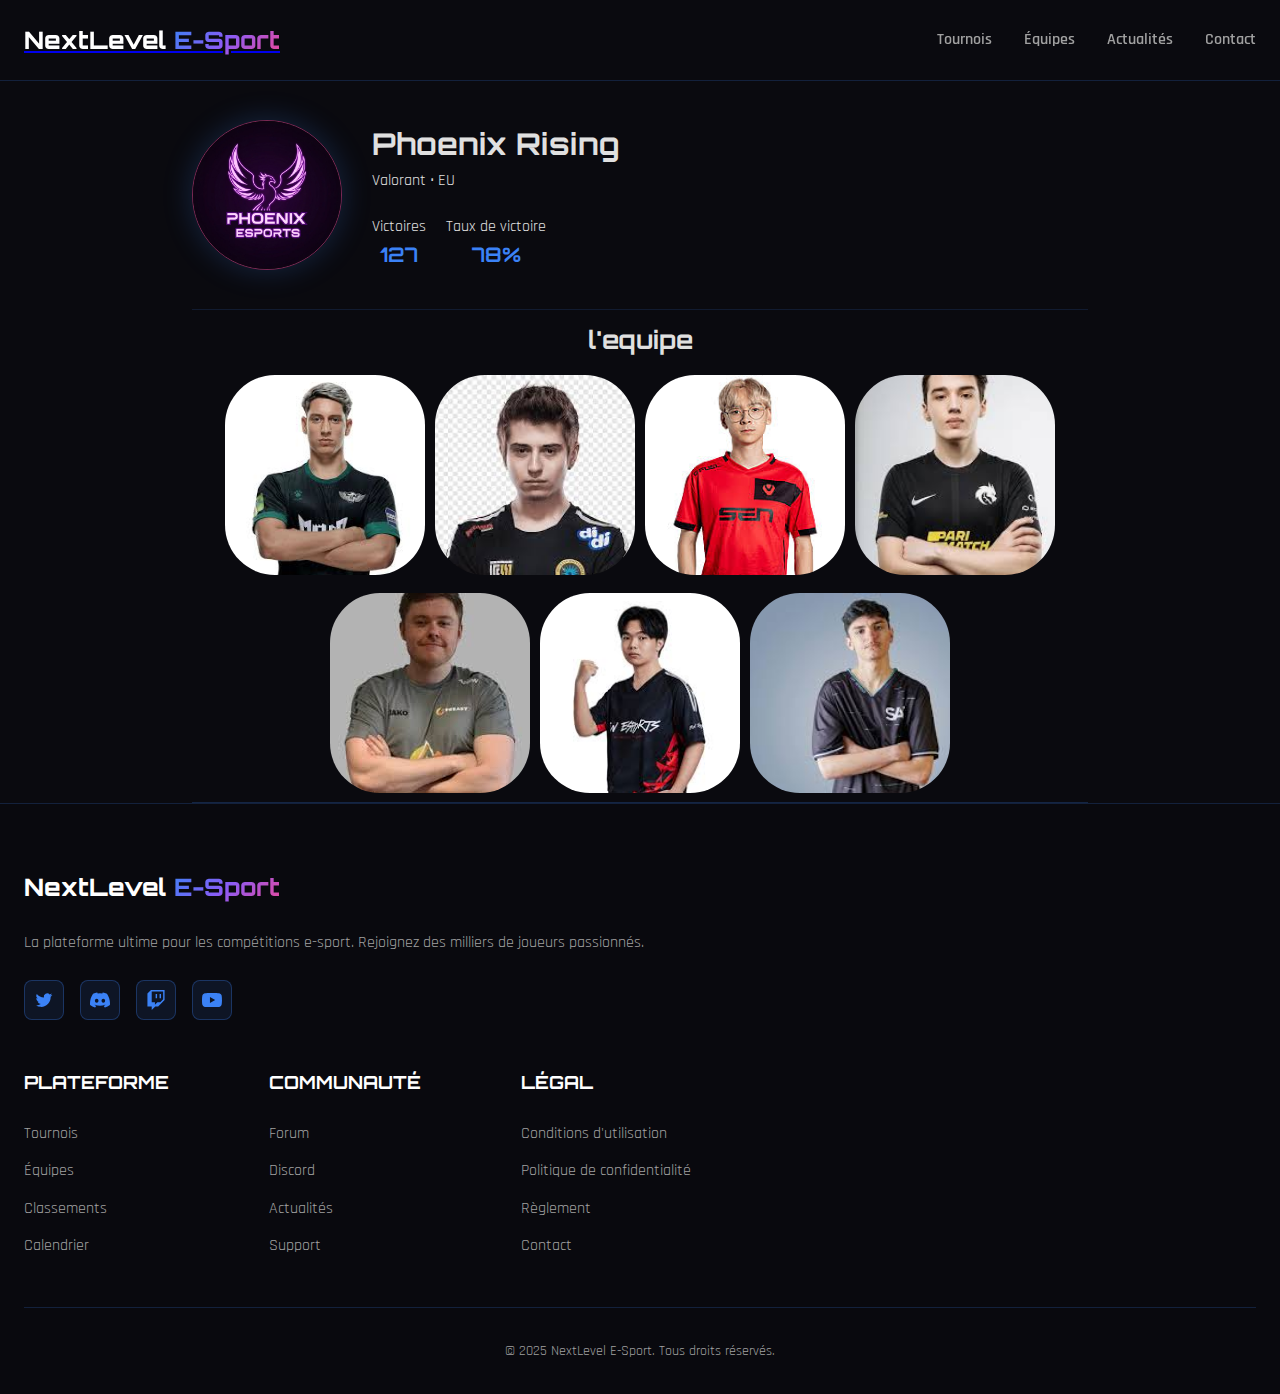
<file: profile.html>
<!DOCTYPE html>
<html lang="en">

<head>
    <meta charset="UTF-8">
    <meta name="viewport" content="width=device-width, initial-scale=1.0">
    <title>profile</title>
    <link rel="stylesheet" href="styles.css">
    <link rel="preconnect" href="https://fonts.googleapis.com" />
    <link rel="preconnect" href="https://fonts.gstatic.com" crossorigin />
    <link
        href="https://fonts.googleapis.com/css2?family=Orbitron:wght@400;500;600;700;800;900&family=Rajdhani:wght@300;400;500;600;700&display=swap"
        rel="stylesheet" />
</head>

<body>
    <!-- Header  -->
    <header class="header">
        <div class="container">
            <div class="header-content">
                <div class="logo">
                    <a href="/index.html">
                        <span class="logo-text">NextLevel</span>
                        <span class="logo-accent">E-Sport</span>
                    </a>

                </div>
                <nav class="nav">
                    <a href="#tournaments" class="nav-link">Tournois</a>
                    <a href="#teams" class="nav-link">Équipes</a>
                    <a href="#news" class="nav-link">Actualités</a>
                    <a href="#contact" class="nav-link">Contact</a>
                </nav>
            </div>
        </div>
    </header>

    <div class="profile">
        <div class="p-info">
            <div>
                <img src="./public/phoenix-esport-team-logo-with-purple-neon.jpg" alt="" class="p-info-img">
            </div>
            <div class="p-info-gen">
                <div class="p-info-title">Phoenix Rising</div>
                <div class="p-info-desc">Valorant • EU</div>
                <div class="Victs">
                    <div class="Vict">
                        <div class="Vict-title">Victoires</div>
                        <div class="vict-number">127</div>
                    </div>
                    <div class="Vict">
                        <div class="Vict-title">Taux de victoire</div>
                        <div class="vict-number">78%</div>
                    </div>
                </div>
            </div>
        </div>
        <div class="title-eq">
            l'equipe
        </div>
        <div class="eq">
            <div class="member">
                <h4>jack</h4>
                <img src="./equipe/images (1).jpg" alt="">
            </div>
            <div class="member">
                <h4>mac</h4>
                <img src="./equipe/images (2).jpg" alt="">
            </div>
            <div class="member">
                <h4>nock</h4>
                <img src="./equipe/images (4).jpg" alt="">
            </div>
            <div class="member">
                <h4>orther</h4>
                <img src="./equipe/images (5).jpg" alt="">
            </div>
            <div class="member">
                <h4>mike</h4>
                <img src="./equipe/images (6).jpg" alt="">
            </div>
            <div class="member">
                <h4>jonson</h4>
                <img src="./equipe/images.jpg" alt="">
            </div>
            <div class="member">
                <h4>mohamed</h4>
                <img src="./equipe/images (3).jpg" alt="">
            </div>
        </div>
    </div>




    <!-- Footer  -->
    <footer id="contact" class="footer">
        <div class="container">
            <div class="footer-content">
                <div class="footer-brand">
                    <div class="logo">
                        <span class="logo-text">NextLevel</span>
                        <span class="logo-accent">E-Sport</span>
                    </div>
                    <p class="footer-tagline">
                        La plateforme ultime pour les compétitions e-sport. Rejoignez des
                        milliers de joueurs passionnés.
                    </p>
                    <div class="social-links">
                        <a href="#" class="social-link" aria-label="Twitter">
                            <svg fill="currentColor" viewBox="0 0 24 24">
                                <path
                                    d="M8.29 20.251c7.547 0 11.675-6.253 11.675-11.675 0-.178 0-.355-.012-.53A8.348 8.348 0 0022 5.92a8.19 8.19 0 01-2.357.646 4.118 4.118 0 001.804-2.27 8.224 8.224 0 01-2.605.996 4.107 4.107 0 00-6.993 3.743 11.65 11.65 0 01-8.457-4.287 4.106 4.106 0 001.27 5.477A4.072 4.072 0 012.8 9.713v.052a4.105 4.105 0 003.292 4.022 4.095 4.095 0 01-1.853.07 4.108 4.108 0 003.834 2.85A8.233 8.233 0 012 18.407a11.616 11.616 0 006.29 1.84">
                                </path>
                            </svg>
                        </a>
                        <a href="#" class="social-link" aria-label="Discord">
                            <svg fill="currentColor" viewBox="0 0 24 24">
                                <path
                                    d="M20.317 4.37a19.791 19.791 0 00-4.885-1.515.074.074 0 00-.079.037c-.21.375-.444.864-.608 1.25a18.27 18.27 0 00-5.487 0 12.64 12.64 0 00-.617-1.25.077.077 0 00-.079-.037A19.736 19.736 0 003.677 4.37a.07.07 0 00-.032.027C.533 9.046-.32 13.58.099 18.057a.082.082 0 00.031.057 19.9 19.9 0 005.993 3.03.078.078 0 00.084-.028c.462-.63.874-1.295 1.226-1.994a.076.076 0 00-.041-.106 13.107 13.107 0 01-1.872-.892.077.077 0 01-.008-.128 10.2 10.2 0 00.372-.292.074.074 0 01.077-.01c3.928 1.793 8.18 1.793 12.062 0a.074.074 0 01.078.01c.12.098.246.198.373.292a.077.077 0 01-.006.127 12.299 12.299 0 01-1.873.892.077.077 0 00-.041.107c.36.698.772 1.362 1.225 1.993a.076.076 0 00.084.028 19.839 19.839 0 006.002-3.03.077.077 0 00.032-.054c.5-5.177-.838-9.674-3.549-13.66a.061.061 0 00-.031-.03zM8.02 15.33c-1.183 0-2.157-1.085-2.157-2.419 0-1.333.956-2.419 2.157-2.419 1.21 0 2.176 1.096 2.157 2.42 0 1.333-.956 2.418-2.157 2.418zm7.975 0c-1.183 0-2.157-1.085-2.157-2.419 0-1.333.955-2.419 2.157-2.419 1.21 0 2.176 1.096 2.157 2.42 0 1.333-.946 2.418-2.157 2.418z">
                                </path>
                            </svg>
                        </a>
                        <a href="#" class="social-link" aria-label="Twitch">
                            <svg fill="currentColor" viewBox="0 0 24 24">
                                <path
                                    d="M11.571 4.714h1.715v5.143H11.57zm4.715 0H18v5.143h-1.714zM6 0L1.714 4.286v15.428h5.143V24l4.286-4.286h3.428L22.286 12V0zm14.571 11.143l-3.428 3.428h-3.429l-3 3v-3H6.857V1.714h13.714Z">
                                </path>
                            </svg>
                        </a>
                        <a href="#" class="social-link" aria-label="YouTube">
                            <svg fill="currentColor" viewBox="0 0 24 24">
                                <path
                                    d="M23.498 6.186a3.016 3.016 0 0 0-2.122-2.136C19.505 3.545 12 3.545 12 3.545s-7.505 0-9.377.505A3.017 3.017 0 0 0 .502 6.186C0 8.07 0 12 0 12s0 3.93.502 5.814a3.016 3.016 0 0 0 2.122 2.136c1.871.505 9.376.505 9.376.505s7.505 0 9.377-.505a3.015 3.015 0 0 0 2.122-2.136C24 15.93 24 12 24 12s0-3.93-.502-5.814zM9.545 15.568V8.432L15.818 12l-6.273 3.568z">
                                </path>
                            </svg>
                        </a>
                    </div>
                </div>
                <div class="footer-links">
                    <div class="footer-column">
                        <h3 class="footer-heading">Plateforme</h3>
                        <ul class="footer-list">
                            <li><a href="#tournaments" class="footer-link">Tournois</a></li>
                            <li><a href="#teams" class="footer-link">Équipes</a></li>
                            <li><a href="#" class="footer-link">Classements</a></li>
                            <li><a href="#" class="footer-link">Calendrier</a></li>
                        </ul>
                    </div>
                    <div class="footer-column">
                        <h3 class="footer-heading">Communauté</h3>
                        <ul class="footer-list">
                            <li><a href="#" class="footer-link">Forum</a></li>
                            <li><a href="#" class="footer-link">Discord</a></li>
                            <li><a href="#news" class="footer-link">Actualités</a></li>
                            <li><a href="#" class="footer-link">Support</a></li>
                        </ul>
                    </div>
                    <div class="footer-column">
                        <h3 class="footer-heading">Légal</h3>
                        <ul class="footer-list">
                            <li>
                                <a href="#" class="footer-link">Conditions d'utilisation</a>
                            </li>
                            <li>
                                <a href="#" class="footer-link">Politique de confidentialité</a>
                            </li>
                            <li><a href="#" class="footer-link">Règlement</a></li>
                            <li><a href="#" class="footer-link">Contact</a></li>
                        </ul>
                    </div>
                </div>
            </div>
            <div class="footer-bottom">
                <p class="footer-copyright">
                    © 2025 NextLevel E-Sport. Tous droits réservés.
                </p>
            </div>
        </div>
    </footer>
</body>

</html>
</file>
<file: styles.css>
/* Reset and Base Styles */
* {
  margin: 0;
  padding: 0;
  box-sizing: border-box;
}

html {
  scroll-behavior: smooth;
}

body {
  font-family: "Rajdhani", sans-serif;
  background-color: #0a0a0f;
  color: #e0e0e0;
  line-height: 1.6;
  overflow-x: hidden;
}

/* Container */
.container {
  max-width: 1280px;
  margin: 0 auto;
  padding: 0 1.5rem;
}

/* Header */
.header {
  position: fixed;
  top: 0;
  left: 0;
  right: 0;
  z-index: 1000;
  background: rgba(10, 10, 15, 0.8);
  backdrop-filter: blur(12px);
  border-bottom: 1px solid rgba(59, 130, 246, 0.2);
}

.header-content {
  display: flex;
  align-items: center;
  justify-content: space-between;
  height: 80px;
}

.logo {
  display: flex;
  align-items: center;
  gap: 0.5rem;
  font-family: "Orbitron", sans-serif;
  font-size: 1.5rem;
  font-weight: 800;
}

.logo-text {
  color: #ffffff;
}

.logo-accent {
  background: linear-gradient(135deg, #3b82f6 0%, #8b5cf6 50%, #ec4899 100%);
  -webkit-background-clip: text;
  background-clip: text;
  -webkit-text-fill-color: transparent;
}

.nav {
  display: flex;
  gap: 2rem;
}

.nav-link {
  color: #a0a0a0;
  text-decoration: none;
  font-weight: 600;
  font-size: 1rem;
  transition: color 0.3s ease;
  position: relative;
}

.nav-link:hover {
  color: #3b82f6;
}

.nav-link::after {
  content: "";
  position: absolute;
  bottom: -4px;
  left: 0;
  width: 0;
  height: 2px;
  background: linear-gradient(90deg, #3b82f6, #8b5cf6);
  transition: width 0.3s ease;
}

.nav-link:hover::after {
  width: 100%;
}

/* Hero Section */
.hero {
  position: relative;
  min-height: 80vh;
  display: flex;
  align-items: center;
  overflow: hidden;
  padding-top: 80px;
}

.hero-bg {
  position: fixed;
  inset: 0;
  background-image: url("/placeholder.svg?height=1080&width=1920");
  background-size: cover;
  background-position: center;
  filter: brightness(0.3);
}

.hero-overlay {
  position: absolute;
  inset: 0;
  background: linear-gradient(135deg,
      rgba(255, 0, 195, 0.1) 0%,
      rgba(255, 0, 251, 0.1) 50%,
      rgba(18, 180, 255, 0.1) 100%);
}

.hero-container {
  position: relative;
  z-index: 10;
  display: flex;
  align-items: center;
  justify-content: space-between;
  height: 100vh;
  flex-wrap: wrap;
}

.hero-content {
  position: relative;
  max-width: 800px;
  padding: 4rem 0;
  flex: 1;
}

.hero-badge {
  display: inline-flex;
  align-items: center;
  gap: 0.5rem;
  padding: 0.5rem 1rem;
  background: rgba(59, 130, 246, 0.1);
  border: 1px solid rgba(59, 130, 246, 0.3);
  border-radius: 9999px;
  font-size: 0.875rem;
  font-weight: 600;
  color: #60a5fa;
  margin-bottom: 2rem;
}

.hero-aside {
  flex: 1;
  display: flex;
  justify-content: center;
}

.card-image {
  padding: 15px;
  border-radius: 15px;
  box-shadow: 0 4px 8px rgba(0, 0, 0, 0.2);
  width: 300px;
}

.card-image img {
  width: 100%;
  height: auto;
  border-radius: 12px;
  display: block;
}

.badge-dot {
  width: 8px;
  height: 8px;
  background: #3b82f6;
  border-radius: 50%;
  animation: pulse 2s infinite;
}

@keyframes pulse {

  0%,
  100% {
    opacity: 1;
  }

  50% {
    opacity: 0.5;
  }
}

.hero-title {
  font-family: "Orbitron", sans-serif;
  font-size: 4.5rem;
  font-weight: 900;
  line-height: 1.1;
  margin-bottom: 1.5rem;
  color: #ffffff;
  text-transform: uppercase;
  letter-spacing: -0.02em;
}

.hero-title-gradient {
  background: linear-gradient(135deg, #3b82f6 0%, #8b5cf6 50%, #ec4899 100%);
  -webkit-background-clip: text;
  background-clip: text;
  -webkit-text-fill-color: transparent;
  display: inline-block;
}

.hero-description {
  font-size: 1.25rem;
  color: #a0a0a0;
  margin-bottom: 2.5rem;
  line-height: 1.8;
}

.hero-button {
  display: inline-flex;
  align-items: center;
  gap: 0.75rem;
  padding: 1rem 2rem;
  background: linear-gradient(135deg, #3b82f6 0%, #8b5cf6 100%);
  color: #ffffff;
  text-decoration: none;
  font-weight: 700;
  font-size: 1.125rem;
  border-radius: 0.5rem;
  transition: all 0.3s ease;
  box-shadow: 0 0 30px rgba(59, 130, 246, 0.4);
}

.hero-button:hover {
  transform: translateY(-2px);
  box-shadow: 0 0 40px rgba(59, 130, 246, 1);
}

.button-icon {
  width: 20px;
  height: 20px;
}

.hero-stats {
  display: flex;
  align-items: center;
  gap: 2rem;
  margin-top: 4rem;
  padding: 2rem;
  background: rgba(15, 15, 25, 0.6);
  backdrop-filter: blur(12px);
  border: 1px solid rgba(59, 130, 246, 0.2);
  border-radius: 1rem;
}

.stat-item {
  flex: 1;
  text-align: center;
}

.stat-value {
  font-family: "Orbitron", sans-serif;
  font-size: 2rem;
  font-weight: 800;
  color: #3b82f6;
  margin-bottom: 0.25rem;
}

.stat-label {
  font-size: 0.875rem;
  color: #a0a0a0;
  text-transform: uppercase;
  letter-spacing: 0.05em;
}

.stat-divider {
  width: 1px;
  height: 40px;
  background: rgba(59, 130, 246, 0.2);
}

.hi {
  width: 100vh;
  height: 10vh;
}

/* my hero section */
.my-hero-content {
  height: 90vh;
  padding-top: 150px;
  display: flex;
  align-items: center;
  justify-content: center;
  gap: 40px;
  flex-wrap: wrap;
  padding-left: 160px;
  padding-right: 160px;
}

.card img {
  width: 500px;
  height: 250px;
  object-fit: cover;
  border: 1px solid gray;
  border-radius: 20px;
}

.left {
  flex: 1;
}

.badge {
  display: inline-block;
  font-size: 20px;
  font-weight: 5px;
  color: #60a5fa;
  padding-left: 10px;
  padding-right: 10px;
  border: 1px solid rgb(59, 148, 249);
  border-radius: 50px;
  background-color: rgba(0, 136, 255, 0.1);
  margin-bottom: 15px;
  box-shadow: 0 0 100px rgb(101, 160, 255);
}

.big-text {
  font-family: "Orbitron", sans-serif;
  font-size: 3rem;
  font-weight: 800;
  line-height: 1.1;
  margin-bottom: 1.5rem;
  color: #ffffff;
  text-transform: uppercase;
  letter-spacing: -0.02em;
  padding-top: 30px;
}

.comp {
  background: linear-gradient(135deg, #3b82f6 0%, #8b5cf6 50%, #ec4899 100%);
  -webkit-background-clip: text;
  background-clip: text;
  -webkit-text-fill-color: transparent;
}

.desc {
  font-size: 1rem;
  color: #f0f0f0;
  padding-bottom: 30px;
  word-wrap: break-word;
}

/* .left a{
  display: inline-block;
  align-items: center;
  text-decoration: none;
  color: #ffffff;
  cursor: pointer;
  background: #3b82f6;
  border: 1px solid #3b82f6;
  padding: 15px;
  font-size: 1.2rem;
  border-radius: 30px;
  font-size: 1.2rem;
}

.left a:hover {
  box-shadow: 0 0 30px rgb(251, 250, 251);
} */
.GOOGLE {
  position: relative;
  color: white;
  display: inline-block;
  text-decoration: none;
  background-image: url(./public/Purple\ Minimalist\ Twitch\ Overlay.png);
  background-size: cover;
  font-size: medium;
  font-weight: 500;
  border: none;
  text-align: center;
  cursor: pointer;
  padding-top: 10px;
  background-position: center;
  width: 200px;
  height: 50px;
}


/* Section Styles */
.section {
  padding: 6rem 0;
}

.section-dark {
  background: rgba(15, 15, 25, 0.5);
}

.section-header {
  text-align: center;
  margin-bottom: 4rem;
}

.section-title {
  font-family: "Orbitron", sans-serif;
  font-size: 3rem;
  font-weight: 800;
  color: #ffffff;
  margin-bottom: 1rem;
  text-transform: uppercase;
}

.section-description {
  font-size: 1.125rem;
  color: #a0a0a0;
}

/* Tournaments Grid */
.tournaments-grid {
  display: grid;
  grid-template-columns: repeat(auto-fit, minmax(320px, 1fr));
  gap: 2rem;
}

.tournament-card {
  background: rgba(15, 15, 25, 0.8);
  border: 1px solid rgba(59, 130, 246, 0.2);
  border-radius: 1rem;
  overflow: hidden;
  transition: all 0.3s ease;
}

.tournament-card:hover {
  transform: translateY(-8px);
  border-color: rgba(59, 130, 246, 0.5);
  box-shadow: 0 20px 40px rgba(59, 130, 246, 0.2);
}

.tournament-image {
  position: relative;
  height: 200px;
  overflow: hidden;
}

.tournament-image img {
  width: 100%;
  height: 100%;
  object-fit: cover;
  transition: transform 0.3s ease;
}

.tournament-card:hover .tournament-image img {
  transform: scale(1.1);
}

.tournament-badge {
  position: absolute;
  top: 1rem;
  right: 1rem;
  padding: 0.5rem 1rem;
  border-radius: 0.5rem;
  font-size: 0.75rem;
  font-weight: 700;
  text-transform: uppercase;
  letter-spacing: 0.05em;
}

.tournament-badge.live {
  background: rgba(239, 68, 68, 0.9);
  color: #ffffff;
  animation: pulse 2s infinite;
}

.tournament-badge.upcoming {
  background: rgba(59, 130, 246, 0.9);
  color: #ffffff;
}

.tournament-content {
  padding: 1.5rem;
}

.tournament-meta {
  display: flex;
  justify-content: space-between;
  align-items: center;
  margin-bottom: 1rem;
}

.tournament-game {
  font-size: 0.875rem;
  font-weight: 700;
  color: #3b82f6;
  text-transform: uppercase;
}

.tournament-date {
  font-size: 0.875rem;
  color: #a0a0a0;
}

.tournament-title {
  font-family: "Orbitron", sans-serif;
  font-size: 1.5rem;
  font-weight: 700;
  color: #ffffff;
  margin-bottom: 0.75rem;
}

.tournament-description {
  font-size: 0.875rem;
  color: #a0a0a0;
  margin-bottom: 1.5rem;
  line-height: 1.6;
}

.tournament-info {
  display: flex;
  gap: 1.5rem;
  margin-bottom: 1.5rem;
  padding-top: 1.5rem;
  border-top: 1px solid rgba(59, 130, 246, 0.2);
}

.info-item {
  display: flex;
  align-items: center;
  gap: 0.5rem;
  font-size: 0.875rem;
  color: #a0a0a0;
}

.info-icon {
  width: 16px;
  height: 16px;
  color: #3b82f6;
}

.tournament-button {
  display: block;
  width: 100%;
  padding: 0.875rem;
  background: rgba(59, 130, 246, 0.1);
  border: 1px solid rgba(59, 130, 246, 0.3);
  color: #3b82f6;
  text-align: center;
  text-decoration: none;
  font-weight: 700;
  border-radius: 0.5rem;
  transition: all 0.3s ease;
}

.tournament-button:hover {
  background: rgba(59, 130, 246, 0.2);
  border-color: rgba(59, 130, 246, 0.5);
  box-shadow: 0 0 20px rgba(59, 130, 246, 0.3);
}

/* Teams Grid */
.teams-grid {
  display: grid;
  grid-template-columns: repeat(auto-fit, minmax(300px, 1fr));
  gap: 2rem;
}

.team-card {
  position: relative;
  background: rgba(15, 15, 25, 0.8);
  border: 1px solid rgba(59, 130, 246, 0.2);
  border-radius: 1rem;
  padding: 2rem;
  text-align: center;
  transition: all 0.3s ease;
}

.team-card:hover {
  transform: translateY(-8px);
  border-color: rgba(59, 130, 246, 0.5);
  box-shadow: 0 20px 40px rgba(59, 130, 246, 0.2);
}

.team-rank {
  position: absolute;
  top: 1rem;
  right: 1rem;
  width: 48px;
  height: 48px;
  display: flex;
  align-items: center;
  justify-content: center;
  background: linear-gradient(135deg, #3b82f6 0%, #8b5cf6 100%);
  border-radius: 0.5rem;
  font-family: "Orbitron", sans-serif;
  font-weight: 800;
  color: #ffffff;
  box-shadow: 0 0 20px rgba(59, 130, 246, 0.4);
}

.team-logo {
  width: 120px;
  height: 120px;
  margin: 0 auto 1.5rem;
  border-radius: 50%;
  overflow: hidden;
  border: 3px solid rgba(59, 130, 246, 0.3);
  box-shadow: 0 0 30px rgba(59, 130, 246, 0.3);
}

.team-logo img {
  width: 100%;
  height: 100%;
  object-fit: cover;
}

.team-name {
  font-family: "Orbitron", sans-serif;
  font-size: 1.5rem;
  font-weight: 700;
  color: #ffffff;
  margin-bottom: 0.5rem;
}

.team-game {
  font-size: 0.875rem;
  color: #a0a0a0;
  margin-bottom: 1.5rem;
}

.team-stats {
  display: flex;
  justify-content: space-around;
  padding: 1.5rem 0;
  margin-bottom: 1.5rem;
  border-top: 1px solid rgba(59, 130, 246, 0.2);
  border-bottom: 1px solid rgba(59, 130, 246, 0.2);
}

.team-stat {
  display: flex;
  flex-direction: column;
  gap: 0.25rem;
}

.team-stat .stat-label {
  font-size: 0.75rem;
  color: #a0a0a0;
  text-transform: uppercase;
}

.team-stat .stat-value {
  font-family: "Orbitron", sans-serif;
  font-size: 1.5rem;
  font-weight: 800;
  color: #3b82f6;
}

.team-button {
  display: block;
  width: 100%;
  padding: 0.875rem;
  background: rgba(59, 130, 246, 0.1);
  border: 1px solid rgba(59, 130, 246, 0.3);
  color: #3b82f6;
  text-align: center;
  text-decoration: none;
  font-weight: 700;
  border-radius: 0.5rem;
  transition: all 0.3s ease;
}

.team-button:hover {
  background: rgba(59, 130, 246, 0.2);
  border-color: rgba(59, 130, 246, 0.5);
  box-shadow: 0 0 20px rgba(59, 130, 246, 0.3);
}

/* News Grid */
.news-grid {
  display: grid;
  grid-template-columns: repeat(auto-fit, minmax(340px, 1fr));
  gap: 2rem;
}

.news-card {
  background: rgba(15, 15, 25, 0.8);
  border: 1px solid rgba(59, 130, 246, 0.2);
  border-radius: 1rem;
  overflow: hidden;
  transition: all 0.3s ease;
}

.news-card:hover {
  transform: translateY(-8px);
  border-color: rgba(59, 130, 246, 0.5);
  box-shadow: 0 20px 40px rgba(59, 130, 246, 0.2);
}

.news-image {
  position: relative;
  height: 240px;
  overflow: hidden;
}

.news-image img {
  width: 100%;
  height: 100%;
  object-fit: cover;
  transition: transform 0.3s ease;
}

.news-card:hover .news-image img {
  transform: scale(1.1);
}

.news-category {
  position: absolute;
  top: 1rem;
  left: 1rem;
  padding: 0.5rem 1rem;
  background: rgba(59, 130, 246, 0.9);
  color: #ffffff;
  font-size: 0.75rem;
  font-weight: 700;
  text-transform: uppercase;
  border-radius: 0.5rem;
}

.news-content {
  padding: 1.5rem;
}

.news-meta {
  display: flex;
  gap: 1rem;
  margin-bottom: 1rem;
  font-size: 0.875rem;
  color: #a0a0a0;
}

.news-title {
  font-family: "Orbitron", sans-serif;
  font-size: 1.25rem;
  font-weight: 700;
  color: #ffffff;
  margin-bottom: 0.75rem;
  line-height: 1.4;
}

.news-excerpt {
  font-size: 0.875rem;
  color: #a0a0a0;
  margin-bottom: 1.5rem;
  line-height: 1.6;
}

.news-link {
  display: inline-flex;
  align-items: center;
  gap: 0.5rem;
  color: #3b82f6;
  text-decoration: none;
  font-weight: 700;
  font-size: 0.875rem;
  transition: gap 0.3s ease;
}

.news-link:hover {
  gap: 0.75rem;
}

.link-icon {
  width: 16px;
  height: 16px;
}

/* Newsletter Section */
.newsletter-section {
  padding: 6rem 0;
  background: rgba(15, 15, 25, 0.5);
}

.newsletter-card {
  background: linear-gradient(135deg,
      rgba(59, 130, 246, 0.1) 0%,
      rgba(139, 92, 246, 0.1) 100%);
  border: 1px solid rgba(59, 130, 246, 0.3);
  border-radius: 1.5rem;
  padding: 3rem;
  text-align: center;
}

.newsletter-title {
  font-family: "Orbitron", sans-serif;
  font-size: 2.5rem;
  font-weight: 800;
  color: #ffffff;
  margin-bottom: 1rem;
}

.newsletter-description {
  font-size: 1.125rem;
  color: #a0a0a0;
  margin-bottom: 2rem;
  max-width: 600px;
  margin-left: auto;
  margin-right: auto;
}

.newsletter-form {
  display: flex;
  gap: 1rem;
  max-width: 600px;
  margin: 0 auto;
}

.newsletter-input {
  flex: 1;
  padding: 1rem 1.5rem;
  background: rgba(15, 15, 25, 0.8);
  border: 1px solid rgba(59, 130, 246, 0.3);
  border-radius: 0.5rem;
  color: #ffffff;
  font-size: 1rem;
  outline: none;
  transition: all 0.3s ease;
}

.newsletter-input:focus {
  border-color: rgba(59, 130, 246, 0.6);
  box-shadow: 0 0 20px rgba(59, 130, 246, 0.2);
}

.newsletter-input::placeholder {
  color: #a0a0a0;
}

.newsletter-button {
  display: inline-flex;
  align-items: center;
  gap: 0.75rem;
  padding: 1rem 2rem;
  background: linear-gradient(135deg, #3b82f6 0%, #8b5cf6 100%);
  color: #ffffff;
  border: none;
  font-weight: 700;
  font-size: 1rem;
  border-radius: 0.5rem;
  cursor: pointer;
  transition: all 0.3s ease;
  box-shadow: 0 0 30px rgba(59, 130, 246, 0.4);
}

.newsletter-button:hover {
  transform: translateY(-2px);
  box-shadow: 0 0 40px rgba(59, 130, 246, 0.6);
}

/* Footer */
.footer {
  background: rgba(10, 10, 15, 0.95);
  border-top: 1px solid rgba(59, 130, 246, 0.2);
  padding: 4rem 0 2rem;
}

.footer-content {
  display: flex;
  flex-wrap: wrap;
  gap: 3rem;
  margin-bottom: 3rem;
}

.footer-brand {
  max-width: 200rem;
}

.footer-tagline {
  color: #a0a0a0;
  margin: 1.5rem 0;
  line-height: 1.6;
}

.social-links {
  display: flex;
  gap: 1rem;
}

.social-link {
  display: flex;
  align-items: center;
  justify-content: center;
  width: 40px;
  height: 40px;
  background: rgba(59, 130, 246, 0.1);
  border: 1px solid rgba(59, 130, 246, 0.3);
  border-radius: 0.5rem;
  color: #3b82f6;
  transition: all 0.3s ease;
}

.social-link:hover {
  background: rgba(59, 130, 246, 0.2);
  border-color: rgba(59, 130, 246, 0.5);
  box-shadow: 0 0 20px rgba(59, 130, 246, 0.3);
  transform: translateY(-2px);
}

.social-link svg {
  width: 20px;
  height: 20px;
}

.faq {
  padding-top: 30px;
  padding-bottom: 30px;
  display: flex;
  flex-direction: column;
  align-items: center;
  gap: 20px;
}

.q {
  width: 80vw;
  height: 12vh;
  padding: 20px;
  display: flex;
  border: 1px solid gray;
  border-radius: 20px;
  transition: 400ms ease;
  justify-content: space-between;
}

.q:hover {
  border: 2px solid rgba(0, 123, 255, 0.5);
  box-shadow: 0 0 80px rgba(0, 191, 255, 0.1);
}

.v {
  height: 10vh;
}

.q-right {
  width: 24px;
  height: 24px;
}

.footer-heading {
  font-family: "Orbitron", sans-serif;
  font-size: 1.125rem;
  font-weight: 700;
  color: #ffffff;
  margin-bottom: 1.5rem;
  text-transform: uppercase;
}

.footer-list {
  list-style: none;
  display: flex;
  flex-direction: column;
  gap: 0.75rem;
}

.footer-links {
  display: flex;
  flex-wrap: wrap;
  justify-content: space-around;
  align-items: center;
  gap: 100px;
}

.footer-link {
  color: #a0a0a0;
  text-decoration: none;
  transition: color 0.3s ease;
}

.footer-link:hover {
  color: #3b82f6;
}

.footer-bottom {
  padding-top: 2rem;
  border-top: 1px solid rgba(59, 130, 246, 0.2);
  text-align: center;
}

.footer-copyright {
  color: #a0a0a0;
  font-size: 0.875rem;
}

/* Responsive Design */
@media (max-width: 1024px) {
  .hero-title {
    font-size: 3.5rem;
  }

  .footer-content {
    grid-template-columns: 1fr 1fr;
  }
}

@media (max-width: 768px) {
  .nav {
    display: none;
  }

  .hero-title {
    font-size: 2.5rem;
  }

  .hero-stats {
    flex-direction: column;
    gap: 1.5rem;
  }

  .stat-divider {
    width: 100%;
    height: 1px;
  }

  .section-title {
    font-size: 2rem;
  }

  .tournaments-grid,
  .teams-grid,
  .news-grid {
    grid-template-columns: 1fr;
  }

  .newsletter-form {
    flex-direction: column;
  }

  .footer-content {
    grid-template-columns: 1fr;
  }
}

.ins-form {
  padding-top: 100px;
  height: 80vh;
  display: flex;
  flex-direction: column;
  padding-left: 10vw;
  padding-right: 10vw;
  padding-bottom: 600px;
  gap: 20px;
}

.ins-form h1 {
  text-align: center;
}

.ins-form div {
  display: grid;
  gap: 5px;
}

.inpt {
  border: 1px solid #60a5fa;
  background-color: transparent;
  padding: 15px;
  border-radius: 80px 80px;
  color: white;
}

/* .upload{
  border:2px solid white ;
} */

.upload label {
  border: 2px solid white;
}

.upload>input {
  visibility: hidden;
  width: 0;
  height: 0;
}


.upload>input {
  visibility: hidden;
  width: 0;
  height: 0;
}

#ins-submit {
  padding: 20px;
  border: 1px solid #60a5fa;
  font-size: larger;
  font-weight: 400;
  border-radius: 30px;
  background-color: transparent;
  color: white;
  cursor: pointer;
  transition: 1s;
}

#ins-submit:hover {
  background: linear-gradient(120deg, rgb(255, 95, 95), pink, rgb(120, 120, 255));
}

.profile {
  padding-top: 120px;
  padding-right: 15vw;
  padding-left: 15vw;
}

.p-info {
  display: flex;
  gap: 30px;
  border-bottom: 1px solid #3b83f625;
  padding-bottom: 30px;
}

.p-info-img {
  width: 150px;
  height: 150px;
  border: 1px solid #ec489a7f;
  border-radius: 80px;
  box-shadow: 0 0 30px #3b83f63a;
}

.Victs {
  display: flex;
  gap: 20px;
  align-items: center;
  padding-top: 20px;
}

.Vict {
  display: flex;
  flex-direction: column;
  align-items: center;
}

.p-info-title {
  font-family: "Orbitron", sans-serif;
  font-size: 30px;
  font-weight: bold;

}

.vict-number {
  font-family: "Orbitron", sans-serif;
  color: #3b82f6;
  font-size: 20px;
  font-weight: bold;
}

.eq {
  display: flex;
  flex-wrap: wrap;
  justify-content: center;
  align-items: center;
  gap: 10px;
 border-bottom:1px solid #3b83f63a;
}

.member img {
  width: 200px;
  height: 200px;
  object-fit: cover;
  border-radius: 50px;
  transition: 1s ease-in-out;

}

.member h4 {
  position: absolute;
  opacity: 0;
  padding: 85px;
  font-size: larger;
  transition: 0.5s ease-in-out;
}

.member:hover h4 {
  position: absolute;
  opacity: 1;
}


.member:hover img {
  opacity: 0.2;
  box-shadow: 0 0 80px #3b82f6;
  transform: rotateY(180deg);}

.title-eq {
  text-align: center;
  font-family: "Orbitron", sans-serif;
  font-size: 25px;
  font-weight: bold;
  padding-bottom: 15px;
  padding-top: 10px;
}



/* actus */


.content-actu{
  padding-top: 100px;
  padding-left: 15vw;
  padding-right: 15vw ;
}

.content-actu-head{
  display: flex;
  flex-direction: column;
  align-items: center;
}

.content-actu-img img{
  width: 100%;
  height: 60vh;
  object-fit: cover;
  padding-top: 20px;
  padding-bottom: 20px;
  border-radius: 90px;
  transition: transform 0.3s ease;
}

.content-actu-text{
  font-size: larger;
  font-weight: 300;
  padding-bottom: 30px;
}

.content-actu-img:hover  img {
  transform: scale(1.1);
}
</file>
